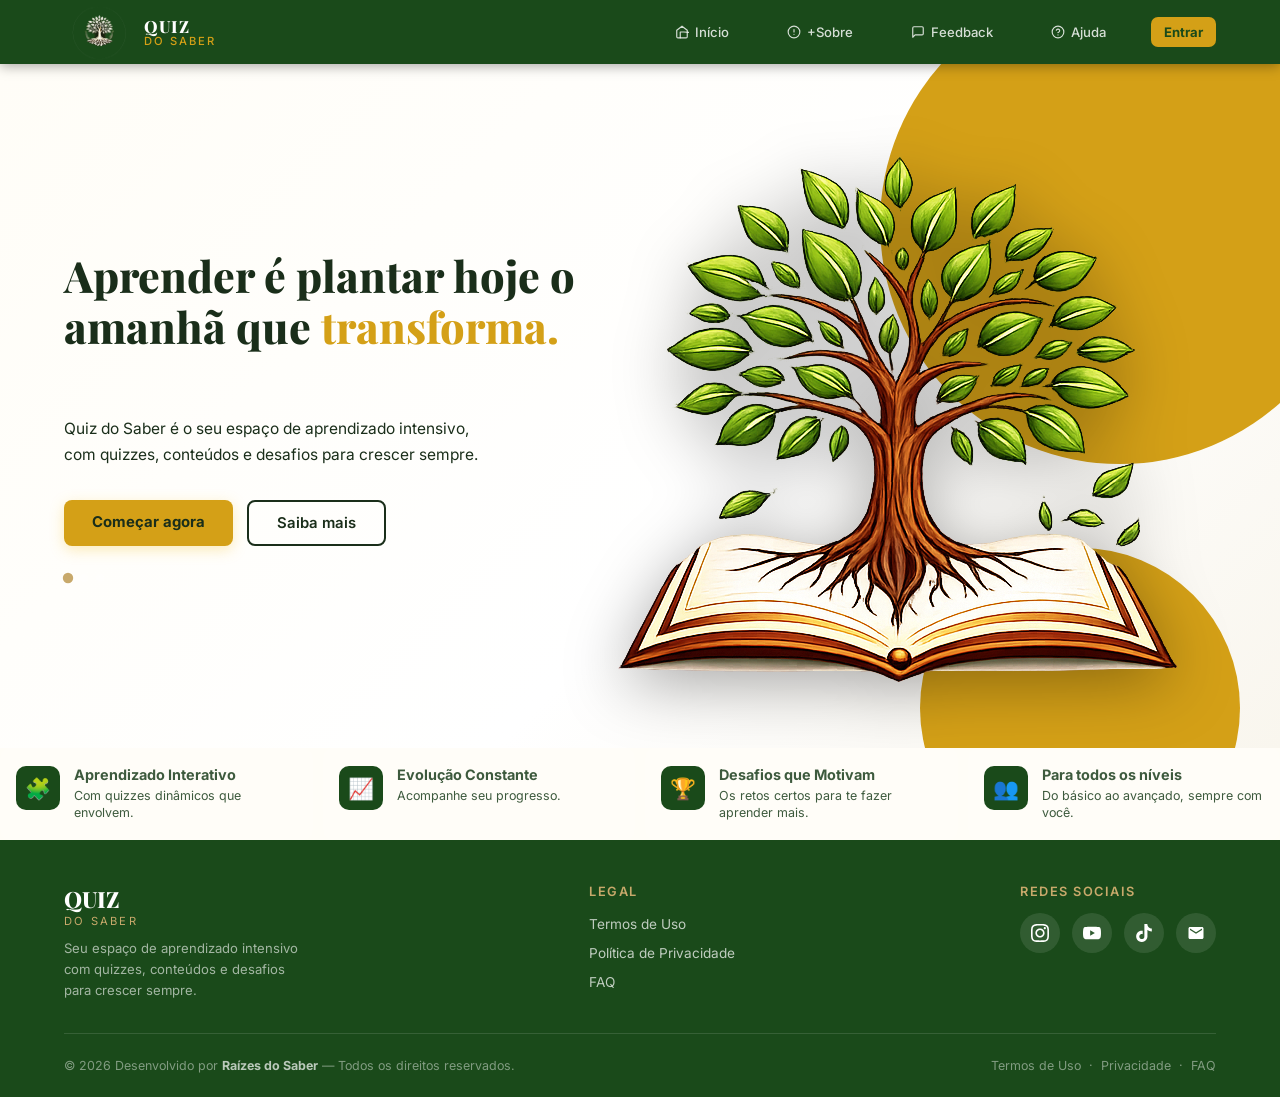
<file: index.html>
<!DOCTYPE html>
<html lang="pt-BR">
<head>
  <meta charset="UTF-8" />
  <meta name="viewport" content="width=device-width, initial-scale=1.0" />
  <title>Inicío - Quiz Do Saber</title>
  <link href="https://fonts.googleapis.com/css2?family=Playfair+Display:wght@700;800&family=Inter:wght@400;500;600&display=swap" rel="stylesheet" />

<link rel="shortcut icon" href="img/ICONE02.png" type="image/x-icon">
<link rel="stylesheet" href="css/style.css">
 
   
 
</head>
<body>

<!-- ── NAVBAR ── -->
<nav>
  <a href="#" class="nav-logo">
    
    <img src="img/ICONE01.png" alt="logo" style="width:70px ;height:70px"  >
    <div class="nav-logo-text">
      <div class="quiz">QUIZ</div>
      <div class="saber">DO SABER</div>
    </div>
  </a>

  <button class="hamburger" id="hamburger" aria-label="Menu">
  <span></span>
  <span></span>
  <span></span>
  </button>

  <ul class="nav-links" id="navLinks">
    <li><a href="index.html" onclick="fecharMenu()
    
    "> <svg width="14" height="14" viewBox="0 0 24 24" fill="none" stroke="currentColor" stroke-width="2" stroke-linecap="round" stroke-linejoin="round"><path d="M3 9l9-7 9 7v11a2 2 0 0 1-2 2H5a2 2 0 0 1-2-2z"/><polyline points="9 22 9 12 15 12 151 22"/></svg>Início</a></li>

    <li><a href="html/maisobre.html" onclick="fecharMenu()" target="_blank"> <svg width="14" height="14" viewBox="0 0 24 24" fill="none" stroke="currentColor" stroke-width="2" stroke-linecap="round" stroke-linejoin="round"><circle cx="12" cy="12" r="10"/><line x1="12" y1="8" x2="12" y2="12"/><line x1="12" y1="16" x2="12.01" y2="16"/></svg>+Sobre</a></li>

    <li><a href="html/feedback.html" onclick="fecharMenu()"> <svg width="14" height="14" viewBox="0 0 24 24" fill="none" stroke="currentColor" stroke-width="2" stroke-linecap="round" stroke-linejoin="round"><path d="M21 15a2 2 0 0 1-2 2H7l-4 4V5a2 2 0 0 1 2-2h14a2 2 0 0 1 2 2z"/></svg>Feedback</a></li>

    <li><a href="html/ajuda.html" onclick="fecharMenu()" target="_blank">  <svg width="14" height="14" viewBox="0 0 24 24" fill="none" stroke="currentColor" stroke-width="2" stroke-linecap="round" stroke-linejoin="round"><circle cx="12" cy="12" r="10"/><path d="M9.09 9a3 3 0 0 1 5.83 1c0 2-3 3-3 3"/><line x1="12" y1="17" x2="12.01" y2="17"/></svg>Ajuda</a></li>

    <li><a href="html/escolha.html" class="btn-entrar" onclick="fecharMenu()">Entrar</a></li>
  </ul>
</nav>

<!-- ── HERO ── -->
<section class="hero">
  <div class="hero-content">

    <!-- Texto permanente -->
    <div class="hero-slider" id="heroSlider">
      <div class="hero-slide active">
        <h2>Aprender é plantar hoje o amanhã que <em>transforma.</em></h2>
      </div>
      <div class="hero-slide">
        <h2>Conhecimento é a semente de um futuro <em>extraordinário.</em></h2>
      </div>
      <div class="hero-slide">
        <h2>Cada quiz é um passo rumo à sua melhor <em>versão.</em></h2>
      </div>
    </div>

    <p class="hero-p">
      Quiz do Saber é o seu espaço de aprendizado intensivo, com quizzes, conteúdos e desafios para crescer sempre.
    </p>

    <div class="hero-btns">
      <a href="html/escolha.html" class="btn-primary">Começar agora</a>
      <a href="html/saibamais.html" class="btn-outline" target="_blank">Saiba mais</a>
    </div>

    <div class="slide-dots" id="slideDots">
      <div class="dot active" data-index="0"></div>
      <div class="dot" data-index="1"></div>
      <div class="dot" data-index="2"></div>
    </div>
  </div>

  <div class="hero-image">
    
      <img src="img/ICONE02.png" alt="logo">
    </div>
  </div>
</section>

<!-- ── FEATURES BAR ── -->
<section class="features">
  <div class="features-grid">
    <div class="feature-card">
      <div class="feature-icon">🧩</div>
      <div class="feature-text">
        <div class="title">Aprendizado Interativo</div>
        <div class="desc">Com quizzes dinâmicos que envolvem.</div>
      </div>
    </div>
    <div class="feature-card">
      <div class="feature-icon">📈</div>
      <div class="feature-text">
        <div class="title">Evolução Constante</div>
        <div class="desc">Acompanhe seu progresso.</div>
      </div>
    </div>
    <div class="feature-card">
      <div class="feature-icon">🏆</div>
      <div class="feature-text">
        <div class="title">Desafios que Motivam</div>
        <div class="desc">Os retos certos para te fazer aprender mais.</div>
      </div>
    </div>
    <div class="feature-card">
      <div class="feature-icon">👥</div>
      <div class="feature-text">
        <div class="title">Para todos os níveis</div>
        <div class="desc">Do básico ao avançado, sempre com você.</div>
      </div>
    </div>
  </div>
</section>

<!-- ── FOOTER ── -->
<footer>
  <div class="footer-top">

    <div class="footer-brand">
      <div class="quiz">QUIZ</div>
      <div class="saber">DO SABER</div>
      <p>Seu espaço de aprendizado intensivo com quizzes, conteúdos e desafios para crescer sempre.</p>
    </div>

    <div class="footer-links">
      <h4>Legal</h4>
      <ul>
        <li><a href="html/termos.html" target="_blank">Termos de Uso</a></li>
        <li><a href="html/politica.html" target="_blank">Política de Privacidade</a></li>
        <li><a href="html/faq.html" target="_blank">FAQ</a></li>
      </ul>
    </div>

    

    <div class="footer-social">
      <h4>Redes Sociais</h4>
      <div class="social-icons">
        <!-- Instagram -->
        <a href="html/manutencao.html" class="social-btn" title="Instagram" target="_blank">
          <svg width="18" height="18" viewBox="0 0 24 24" fill="currentColor">
            <path d="M12 2.163c3.204 0 3.584.012 4.85.07 3.252.148 4.771 1.691 4.919 4.919.058 1.265.069 1.645.069 4.849 0 3.205-.012 3.584-.069 4.849-.149 3.225-1.664 4.771-4.919 4.919-1.266.058-1.644.07-4.85.07-3.204 0-3.584-.012-4.849-.07-3.26-.149-4.771-1.699-4.919-4.92-.058-1.265-.07-1.644-.07-4.849 0-3.204.013-3.583.07-4.849.149-3.227 1.664-4.771 4.919-4.919 1.266-.057 1.645-.069 4.849-.069zm0-2.163c-3.259 0-3.667.014-4.947.072-4.358.2-6.78 2.618-6.98 6.98-.059 1.281-.073 1.689-.073 4.948 0 3.259.014 3.668.072 4.948.2 4.358 2.618 6.78 6.98 6.98 1.281.058 1.689.072 4.948.072 3.259 0 3.668-.014 4.948-.072 4.354-.2 6.782-2.618 6.979-6.98.059-1.28.073-1.689.073-4.948 0-3.259-.014-3.667-.072-4.947-.196-4.354-2.617-6.78-6.979-6.98-1.281-.059-1.69-.073-4.949-.073zm0 5.838c-3.403 0-6.162 2.759-6.162 6.162s2.759 6.163 6.162 6.163 6.162-2.759 6.162-6.163c0-3.403-2.759-6.162-6.162-6.162zm0 10.162c-2.209 0-4-1.79-4-4 0-2.209 1.791-4 4-4s4 1.791 4 4c0 2.21-1.791 4-4 4zm6.406-11.845c-.796 0-1.441.645-1.441 1.44s.645 1.44 1.441 1.44c.795 0 1.439-.645 1.439-1.44s-.644-1.44-1.439-1.44z"/>
          </svg>
        </a>
        <!-- YouTube -->
        <a href="html/manutencao.html" class="social-btn" title="YouTube" target="_blank">
          <svg width="18" height="18" viewBox="0 0 24 24" fill="currentColor">
            <path d="M23.498 6.186a3.016 3.016 0 0 0-2.122-2.136C19.505 3.545 12 3.545 12 3.545s-7.505 0-9.377.505A3.017 3.017 0 0 0 .502 6.186C0 8.07 0 12 0 12s0 3.93.502 5.814a3.016 3.016 0 0 0 2.122 2.136c1.871.505 9.376.505 9.376.505s7.505 0 9.377-.505a3.015 3.015 0 0 0 2.122-2.136C24 15.93 24 12 24 12s0-3.93-.502-5.814zM9.545 15.568V8.432L15.818 12l-6.273 3.568z"/>
          </svg>
        </a>
        <!-- TikTok -->
        <a href="html/manutencao.html" class="social-btn" title="TikTok" target="_blank">
          <svg width="18" height="18" viewBox="0 0 24 24" fill="currentColor">
            <path d="M12.525.02c1.31-.02 2.61-.01 3.91-.02.08 1.53.63 3.09 1.75 4.17 1.12 1.11 2.7 1.62 4.24 1.79v4.03c-1.44-.05-2.89-.35-4.2-.97-.57-.26-1.1-.59-1.62-.93-.01 2.92.01 5.84-.02 8.75-.08 1.4-.54 2.79-1.35 3.94-1.31 1.92-3.58 3.17-5.91 3.21-1.43.08-2.86-.31-4.08-1.03-2.02-1.19-3.44-3.37-3.65-5.71-.02-.5-.03-1-.01-1.49.18-1.9 1.12-3.72 2.58-4.96 1.66-1.44 3.98-2.13 6.15-1.72.02 1.48-.04 2.96-.04 4.44-.99-.32-2.15-.23-3.02.37-.63.41-1.11 1.04-1.36 1.75-.21.51-.15 1.07-.14 1.61.24 1.64 1.82 3.02 3.5 2.87 1.12-.01 2.19-.66 2.77-1.61.19-.33.4-.67.41-1.06.1-1.79.06-3.57.07-5.36.01-4.03-.01-8.05.02-12.07z"/>
          </svg>
        </a>
        <!-- Email -->
        <a href="html/manutencao.html" class="social-btn" title="E-mail" target="_blank">
          <svg width="18" height="18" viewBox="0 0 24 24" fill="currentColor">
            <path d="M20 4H4c-1.1 0-1.99.9-1.99 2L2 18c0 1.1.9 2 2 2h16c1.1 0 2-.9 2-2V6c0-1.1-.9-2-2-2zm0 4l-8 5-8-5V6l8 5 8-5v2z"/>
          </svg>
        </a>
      </div>
    </div>

  </div>

  <div class="footer-bottom">
    <span>© 2026 Desenvolvido por <strong style="color:rgba(255,255,255,.7)">Raízes do Saber</strong> — Todos os direitos reservados.</span>
    <span>
      <a href="html/termos.html" target="_blank">Termos de Uso</a> &nbsp;·&nbsp;
      <a href="html/politica.html" target="_blank">Privacidade</a> &nbsp;·&nbsp;
      <a href="html/faq.html" target="_blank">FAQ</a>
    </span>
  </div>
</footer>

<script src="javascript/script.js"></script>


</body>
</html>
</file>
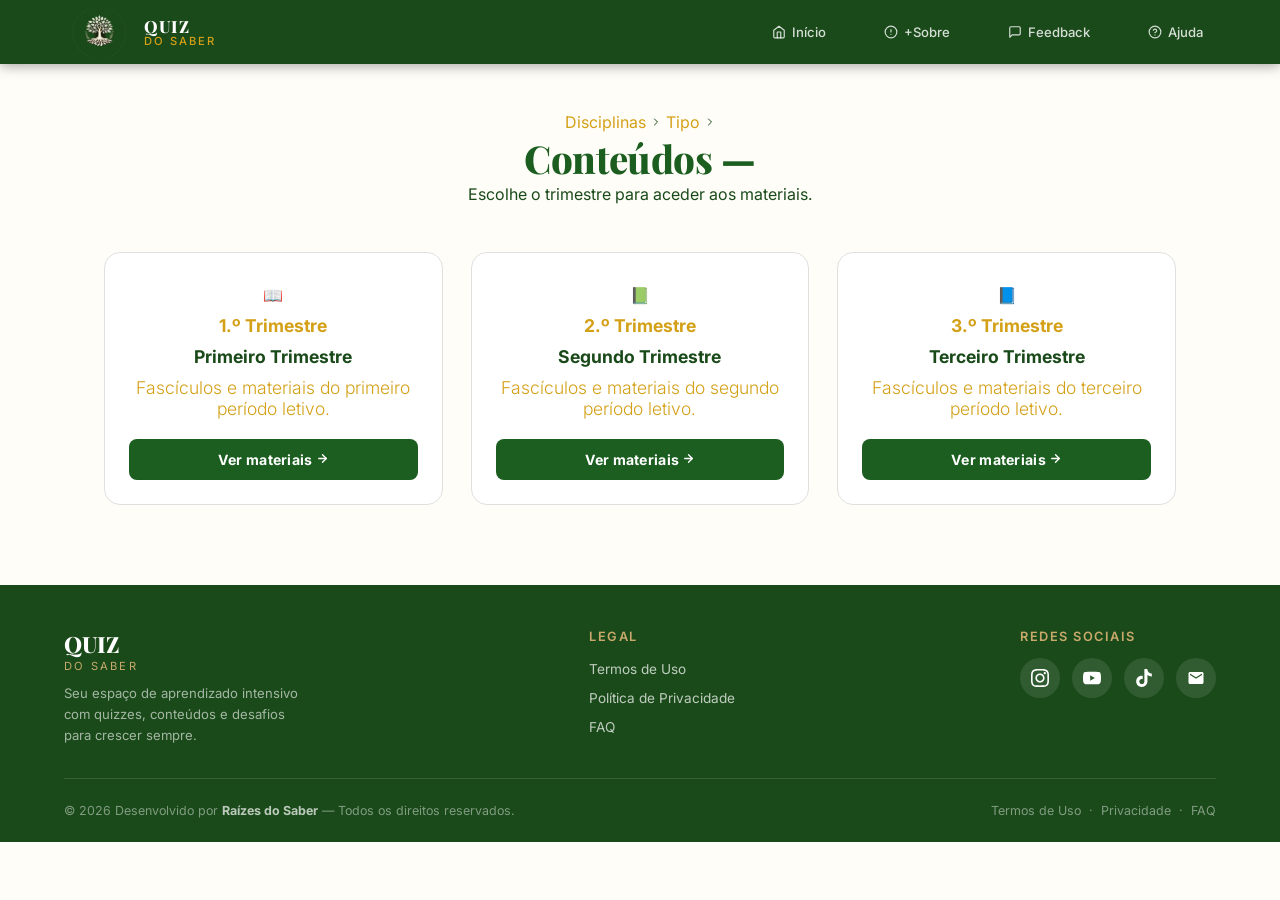
<file: html/conteudos.html>
<!DOCTYPE html>
<html lang="pt-BR">
<head>
  <meta charset="UTF-8" />
  <meta name="viewport" content="width=device-width, initial-scale=1.0" />
  <title>Conteúdo — Quiz do Saber</title>
  <link href="https://fonts.googleapis.com/css2?family=Playfair+Display:wght@700;800&family=Inter:wght@400;500;600;700&display=swap" rel="stylesheet" />
  <link rel="stylesheet" href="../css/escolha.css">
  <link rel="shortcut icon" href="../img/ICONE02.png" type="image/x-icon">
  <style>

  </style>
</head>
<body>

<!-- Barra De Navegacao -->
<nav>
  <a href="../index.html" class="nav-logo">
  <img src="../img/ICONE01.png" alt="logo" style="width:70px ;height:70px"  >
    <div class="nav-logo-text">
      <div class="quiz">QUIZ</div>
      <div class="saber">DO SABER</div>
    </div>
  </a>

  <button class="hamburger" id="hamburger" aria-label="Menu">
    <span></span><span></span><span></span>
  </button>

  <ul class="nav-links" id="navLinks">
    <li>
      <a href="../index.html" onclick="fecharMenu()">
        <svg width="14" height="14" viewBox="0 0 24 24" fill="none" stroke="currentColor" stroke-width="2" stroke-linecap="round" stroke-linejoin="round"><path d="M3 9l9-7 9 7v11a2 2 0 0 1-2 2H5a2 2 0 0 1-2-2z"/><polyline points="9 22 9 12 15 12 15 22"/></svg>
        Início
      </a>
    </li>
    <li>
      <a href="maisobre.html" onclick="fecharMenu()" target="_blank">
        <svg width="14" height="14" viewBox="0 0 24 24" fill="none" stroke="currentColor" stroke-width="2" stroke-linecap="round" stroke-linejoin="round"><circle cx="12" cy="12" r="10"/><line x1="12" y1="8" x2="12" y2="12"/><line x1="12" y1="16" x2="12.01" y2="16"/></svg>
        +Sobre
      </a>
    </li>
    <li>
      <a href="feedback.html" onclick="fecharMenu()" target="_blank">
        <svg width="14" height="14" viewBox="0 0 24 24" fill="none" stroke="currentColor" stroke-width="2" stroke-linecap="round" stroke-linejoin="round"><path d="M21 15a2 2 0 0 1-2 2H7l-4 4V5a2 2 0 0 1 2-2h14a2 2 0 0 1 2 2z"/></svg>
        Feedback
      </a>
    </li>
    <li>
      <a href="ajuda.html" onclick="fecharMenu()" target="_blank">
        <svg width="14" height="14" viewBox="0 0 24 24" fill="none" stroke="currentColor" stroke-width="2" stroke-linecap="round" stroke-linejoin="round"><circle cx="12" cy="12" r="10"/><path d="M9.09 9a3 3 0 0 1 5.83 1c0 2-3 3-3 3"/><line x1="12" y1="17" x2="12.01" y2="17"/></svg>
        Ajuda
      </a>
    </li>
  </ul>
</nav>


<main>
  <div class="page-header">
    <div class="breadcrumb">
      <a href="escolha.html">Disciplinas</a>
      <svg width="12" height="12" viewBox="0 0 24 24" fill="none" stroke="currentColor" stroke-width="2" stroke-linecap="round" stroke-linejoin="round"><polyline points="9 18 15 12 9 6"/></svg>
      <a href="#" id="bc-tipo" onclick="history.back(); return false;">Tipo</a>
      <svg width="12" height="12" viewBox="0 0 24 24" fill="none" stroke="currentColor" stroke-width="2" stroke-linecap="round" stroke-linejoin="round"><polyline points="9 18 15 12 9 6"/></svg>
      <span id="bc-disciplina">—</span>
    </div>
    <h1 id="titulo">Conteúdos</h1>
    <p>Escolhe o trimestre para aceder aos materiais.</p>
    <div class="divider"></div>
  </div>

  <div class="grid">

    <a class="card" id="card-t1" href="#">
      <div class="card-icon">📖</div>
      <div class="card-num">1.º Trimestre</div>
      <div class="card-name">Primeiro Trimestre</div>
      <div class="card-desc">Fascículos e materiais do primeiro período letivo.</div>
      <span class="btn-explorar">
        Ver materiais
        <svg width="13" height="13" viewBox="0 0 24 24" fill="none" stroke="currentColor" stroke-width="2.5" stroke-linecap="round" stroke-linejoin="round"><line x1="5" y1="12" x2="19" y2="12"/><polyline points="12 5 19 12 12 19"/></svg>
      </span>
    </a>

    <a class="card" id="card-t2" href="#">
      <div class="card-icon">📗</div>
      <div class="card-num">2.º Trimestre</div>
      <div class="card-name">Segundo Trimestre</div>
      <div class="card-desc">Fascículos e materiais do segundo período letivo.</div>
      <span class="btn-explorar">
        Ver materiais
        <svg width="13" height="13" viewBox="0 0 24 24" fill="none" stroke="currentColor" stroke-width="2.5" stroke-linecap="round" stroke-linejoin="round"><line x1="5" y1="12" x2="19" y2="12"/><polyline points="12 5 19 12 12 19"/></svg>
      </span>
    </a>

    <a class="card" id="card-t3" href="#">
      <div class="card-icon">📘</div>
      <div class="card-num">3.º Trimestre</div>
      <div class="card-name">Terceiro Trimestre</div>
      <div class="card-desc">Fascículos e materiais do terceiro período letivo.</div>
      <span class="btn-explorar">
        Ver materiais
        <svg width="13" height="13" viewBox="0 0 24 24" fill="none" stroke="currentColor" stroke-width="2.5" stroke-linecap="round" stroke-linejoin="round"><line x1="5" y1="12" x2="19" y2="12"/><polyline points="12 5 19 12 12 19"/></svg>
      </span>
    </a>

  </div>
</main>

<!--  FOOTER  -->
<footer>
  <div class="footer-top">

    <div class="footer-brand">
      <div class="quiz">QUIZ</div>
      <div class="saber">DO SABER</div>
      <p>Seu espaço de aprendizado intensivo com quizzes, conteúdos e desafios para crescer sempre.</p>
    </div>

    <div class="footer-links">
      <h4>Legal</h4>
      <ul>
        <li><a href="termos.html" target="_blank">Termos de Uso</a></li>
        <li><a href="politica.html" target="_blank">Política de Privacidade</a></li>
        <li><a href="faq.html" target="_blank">FAQ</a></li>
      </ul>
    </div>

    

    <div class="footer-social">
      <h4>Redes Sociais</h4>
      <div class="social-icons">
        <!-- Instagram -->
        <a href="manutencao.html" class="social-btn" title="Instagram" target="_blank">
          <svg width="18" height="18" viewBox="0 0 24 24" fill="currentColor">
            <path d="M12 2.163c3.204 0 3.584.012 4.85.07 3.252.148 4.771 1.691 4.919 4.919.058 1.265.069 1.645.069 4.849 0 3.205-.012 3.584-.069 4.849-.149 3.225-1.664 4.771-4.919 4.919-1.266.058-1.644.07-4.85.07-3.204 0-3.584-.012-4.849-.07-3.26-.149-4.771-1.699-4.919-4.92-.058-1.265-.07-1.644-.07-4.849 0-3.204.013-3.583.07-4.849.149-3.227 1.664-4.771 4.919-4.919 1.266-.057 1.645-.069 4.849-.069zm0-2.163c-3.259 0-3.667.014-4.947.072-4.358.2-6.78 2.618-6.98 6.98-.059 1.281-.073 1.689-.073 4.948 0 3.259.014 3.668.072 4.948.2 4.358 2.618 6.78 6.98 6.98 1.281.058 1.689.072 4.948.072 3.259 0 3.668-.014 4.948-.072 4.354-.2 6.782-2.618 6.979-6.98.059-1.28.073-1.689.073-4.948 0-3.259-.014-3.667-.072-4.947-.196-4.354-2.617-6.78-6.979-6.98-1.281-.059-1.69-.073-4.949-.073zm0 5.838c-3.403 0-6.162 2.759-6.162 6.162s2.759 6.163 6.162 6.163 6.162-2.759 6.162-6.163c0-3.403-2.759-6.162-6.162-6.162zm0 10.162c-2.209 0-4-1.79-4-4 0-2.209 1.791-4 4-4s4 1.791 4 4c0 2.21-1.791 4-4 4zm6.406-11.845c-.796 0-1.441.645-1.441 1.44s.645 1.44 1.441 1.44c.795 0 1.439-.645 1.439-1.44s-.644-1.44-1.439-1.44z"/>
          </svg>
        </a>
        <!-- YouTube -->
        <a href="manutencao.html" class="social-btn" title="YouTube" target="_blank">
          <svg width="18" height="18" viewBox="0 0 24 24" fill="currentColor">
            <path d="M23.498 6.186a3.016 3.016 0 0 0-2.122-2.136C19.505 3.545 12 3.545 12 3.545s-7.505 0-9.377.505A3.017 3.017 0 0 0 .502 6.186C0 8.07 0 12 0 12s0 3.93.502 5.814a3.016 3.016 0 0 0 2.122 2.136c1.871.505 9.376.505 9.376.505s7.505 0 9.377-.505a3.015 3.015 0 0 0 2.122-2.136C24 15.93 24 12 24 12s0-3.93-.502-5.814zM9.545 15.568V8.432L15.818 12l-6.273 3.568z"/>
          </svg>
        </a>
        <!-- TikTok -->
        <a href="manutencao.html" class="social-btn" title="TikTok" target="_blank">
          <svg width="18" height="18" viewBox="0 0 24 24" fill="currentColor">
            <path d="M12.525.02c1.31-.02 2.61-.01 3.91-.02.08 1.53.63 3.09 1.75 4.17 1.12 1.11 2.7 1.62 4.24 1.79v4.03c-1.44-.05-2.89-.35-4.2-.97-.57-.26-1.1-.59-1.62-.93-.01 2.92.01 5.84-.02 8.75-.08 1.4-.54 2.79-1.35 3.94-1.31 1.92-3.58 3.17-5.91 3.21-1.43.08-2.86-.31-4.08-1.03-2.02-1.19-3.44-3.37-3.65-5.71-.02-.5-.03-1-.01-1.49.18-1.9 1.12-3.72 2.58-4.96 1.66-1.44 3.98-2.13 6.15-1.72.02 1.48-.04 2.96-.04 4.44-.99-.32-2.15-.23-3.02.37-.63.41-1.11 1.04-1.36 1.75-.21.51-.15 1.07-.14 1.61.24 1.64 1.82 3.02 3.5 2.87 1.12-.01 2.19-.66 2.77-1.61.19-.33.4-.67.41-1.06.1-1.79.06-3.57.07-5.36.01-4.03-.01-8.05.02-12.07z"/>
          </svg>
        </a>
        <!-- Email -->
        <a href="manutencao.html" class="social-btn" title="E-mail" target="_blank">
          <svg width="18" height="18" viewBox="0 0 24 24" fill="currentColor">
            <path d="M20 4H4c-1.1 0-1.99.9-1.99 2L2 18c0 1.1.9 2 2 2h16c1.1 0 2-.9 2-2V6c0-1.1-.9-2-2-2zm0 4l-8 5-8-5V6l8 5 8-5v2z"/>
          </svg>
        </a>
      </div>
    </div>

  </div>

  <div class="footer-bottom">
    <span>© 2026 Desenvolvido por <strong style="color:rgba(255,255,255,.7)">Raízes do Saber</strong> — Todos os direitos reservados.</span>
    <span>
      <a href="termos.html" target="_blank">Termos de Uso</a> &nbsp;·&nbsp;
      <a href="politica.html" target="_blank">Privacidade</a> &nbsp;·&nbsp;
      <a href="faq.html" target="_blank">FAQ</a>
    </span>
  </div>
</footer>

<script src="../javascript/script.js"></script>

</body>
</html>
</file>
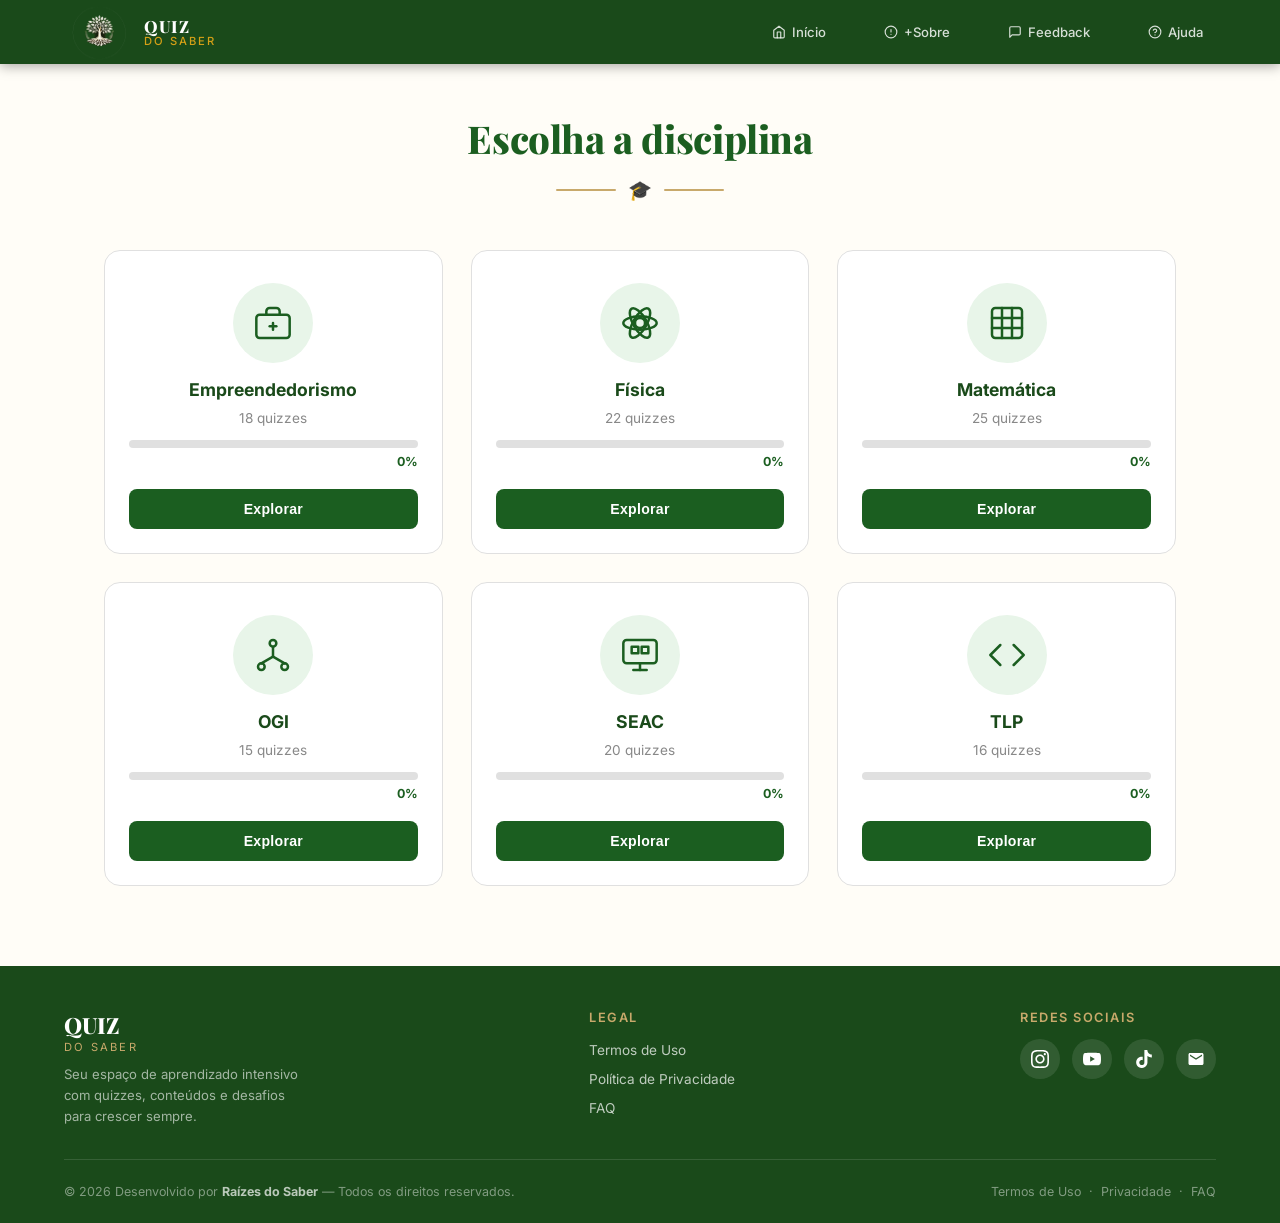
<file: html/escolha.html>
<!DOCTYPE html>
<html lang="pt-BR">
<head>
  <meta charset="UTF-8" />
  <meta name="viewport" content="width=device-width, initial-scale=1.0" />
  <title>Escolha — Quiz do Saber</title>
  <link href="https://fonts.googleapis.com/css2?family=Playfair+Display:wght@700;800&family=Inter:wght@400;500;600;700&display=swap" rel="stylesheet" />

  <link rel="shortcut icon" href="../img/ICONE02.png" type="image/x-icon">
  <link rel="stylesheet" href="../css/escolha.css">
</head>
<body>

<!-- Barra De Navegacao -->
<nav>
  <a href="../index.html" class="nav-logo">
  <img src="../img/ICONE01.png" alt="logo" style="width:70px ;height:70px"  >
    <div class="nav-logo-text">
      <div class="quiz">QUIZ</div>
      <div class="saber">DO SABER</div>
    </div>
  </a>

  <button class="hamburger" id="hamburger" aria-label="Menu">
    <span></span><span></span><span></span>
  </button>

  <ul class="nav-links" id="navLinks">
    <li>
      <a href="../index.html" onclick="fecharMenu()">
        <svg width="14" height="14" viewBox="0 0 24 24" fill="none" stroke="currentColor" stroke-width="2" stroke-linecap="round" stroke-linejoin="round"><path d="M3 9l9-7 9 7v11a2 2 0 0 1-2 2H5a2 2 0 0 1-2-2z"/><polyline points="9 22 9 12 15 12 15 22"/></svg>
        Início
      </a>
    </li>
    <li>
      <a href="maisobre.html" onclick="fecharMenu()" target="_blank">
        <svg width="14" height="14" viewBox="0 0 24 24" fill="none" stroke="currentColor" stroke-width="2" stroke-linecap="round" stroke-linejoin="round"><circle cx="12" cy="12" r="10"/><line x1="12" y1="8" x2="12" y2="12"/><line x1="12" y1="16" x2="12.01" y2="16"/></svg>
        +Sobre
      </a>
    </li>
    <li>
      <a href="feedback.html" onclick="fecharMenu()">
        <svg width="14" height="14" viewBox="0 0 24 24" fill="none" stroke="currentColor" stroke-width="2" stroke-linecap="round" stroke-linejoin="round"><path d="M21 15a2 2 0 0 1-2 2H7l-4 4V5a2 2 0 0 1 2-2h14a2 2 0 0 1 2 2z"/></svg>
        Feedback
      </a>
    </li>
    <li>
      <a href="ajuda.html" onclick="fecharMenu()" target="_blank">
        <svg width="14" height="14" viewBox="0 0 24 24" fill="none" stroke="currentColor" stroke-width="2" stroke-linecap="round" stroke-linejoin="round"><circle cx="12" cy="12" r="10"/><path d="M9.09 9a3 3 0 0 1 5.83 1c0 2-3 3-3 3"/><line x1="12" y1="17" x2="12.01" y2="17"/></svg>
        Ajuda
      </a>
    </li>
  </ul>
</nav>

<!-- Conteudo principal-->
<main>
  <div class="page-header">
    <h1>Escolha a disciplina</h1>
    <div class="header-divider"><span class="divider-icon">🎓</span></div>
  </div>

  <div class="grid">

    <!-- Empreendedorismo -->
    <div class="card" onclick="explorar('empreendedorismo')">
      <div class="card-icon-wrap">
        <svg viewBox="0 0 24 24" fill="none" stroke="currentColor" stroke-width="1.5" stroke-linecap="round" stroke-linejoin="round"><rect x="2" y="7" width="20" height="14" rx="2"/><path d="M16 7V5a2 2 0 0 0-2-2h-4a2 2 0 0 0-2 2v2"/><line x1="12" y1="12" x2="12" y2="16"/><line x1="10" y1="14" x2="14" y2="14"/></svg>
      </div>
      <div class="card-name">Empreendedorismo</div>
      <div class="card-meta">18 quizzes</div>
      <div class="progress-bar"><div class="progress-fill" id="fill-empreendedorismo"></div></div>
      <div class="progress-pct" id="pct-empreendedorismo">0%</div>
      <span class="progress-hint" id="hint-empreendedorismo" style="display:none"></span>
      <button class="btn-explorar" onclick="event.stopPropagation();explorar('empreendedorismo')">Explorar</button>
    </div>

    <!-- Física -->
    <div class="card" onclick="explorar('fisica')">
      <div class="card-icon-wrap">
        <svg viewBox="0 0 24 24" fill="none" stroke="currentColor" stroke-width="1.5" stroke-linecap="round" stroke-linejoin="round"><circle cx="12" cy="12" r="3"/><ellipse cx="12" cy="12" rx="10" ry="4"/><ellipse cx="12" cy="12" rx="10" ry="4" transform="rotate(60 12 12)"/><ellipse cx="12" cy="12" rx="10" ry="4" transform="rotate(120 12 12)"/></svg>
      </div>
      <div class="card-name">Física</div>
      <div class="card-meta">22 quizzes</div>
      <div class="progress-bar"><div class="progress-fill" id="fill-fisica"></div></div>
      <div class="progress-pct" id="pct-fisica">0%</div>
      <span class="progress-hint" id="hint-fisica" style="display:none"></span>
      <button class="btn-explorar" onclick="event.stopPropagation();explorar('fisica')">Explorar</button>
    </div>

    <!-- Matemática -->
    <div class="card" onclick="explorar('matematica')">
      <div class="card-icon-wrap">
        <svg viewBox="0 0 24 24" fill="none" stroke="currentColor" stroke-width="1.5" stroke-linecap="round" stroke-linejoin="round"><rect x="3" y="3" width="18" height="18" rx="2"/><line x1="3" y1="9" x2="21" y2="9"/><line x1="3" y1="15" x2="21" y2="15"/><line x1="9" y1="3" x2="9" y2="21"/><line x1="15" y1="3" x2="15" y2="21"/></svg>
      </div>
      <div class="card-name">Matemática</div>
      <div class="card-meta">25 quizzes</div>
      <div class="progress-bar"><div class="progress-fill" id="fill-matematica"></div></div>
      <div class="progress-pct" id="pct-matematica">0%</div>
      <span class="progress-hint" id="hint-matematica" style="display:none"></span>
      <button class="btn-explorar" onclick="event.stopPropagation();explorar('matematica')">Explorar</button>
    </div>

    <!-- OGI -->
    <div class="card" data-tooltip="Organização e Gestão Empresarial" onclick="explorar('ogi')">
      <div class="card-icon-wrap">
        <svg viewBox="0 0 24 24" fill="none" stroke="currentColor" stroke-width="1.5" stroke-linecap="round" stroke-linejoin="round"><circle cx="12" cy="5" r="2"/><circle cx="5" cy="19" r="2"/><circle cx="19" cy="19" r="2"/><line x1="12" y1="7" x2="12" y2="13"/><line x1="12" y1="13" x2="5" y2="17"/><line x1="12" y1="13" x2="19" y2="17"/></svg>
      </div>
      <div class="card-name">OGI</div>
      <div class="card-meta">15 quizzes</div>
      <div class="progress-bar"><div class="progress-fill" id="fill-ogi"></div></div>
      <div class="progress-pct" id="pct-ogi">0%</div>
      <span class="progress-hint" id="hint-ogi" style="display:none"></span>
      <button class="btn-explorar" onclick="event.stopPropagation();explorar('ogi')">Explorar</button>
    </div>

    <!-- SEAC -->
    <div class="card" data-tooltip="Sistemas de Exploração e Arquitectura de Computadores" onclick="explorar('seac')">
      <div class="card-icon-wrap">
        <svg viewBox="0 0 24 24" fill="none" stroke="currentColor" stroke-width="1.5" stroke-linecap="round" stroke-linejoin="round"><rect x="2" y="3" width="20" height="14" rx="2"/><line x1="8" y1="21" x2="16" y2="21"/><line x1="12" y1="17" x2="12" y2="21"/><rect x="7" y="7" width="4" height="4"/><rect x="13" y="7" width="4" height="4"/></svg>
      </div>
      <div class="card-name">SEAC</div>
      <div class="card-meta">20 quizzes</div>
      <div class="progress-bar"><div class="progress-fill" id="fill-seac"></div></div>
      <div class="progress-pct" id="pct-seac">0%</div>
      <span class="progress-hint" id="hint-seac" style="display:none"></span>
      <button class="btn-explorar" onclick="event.stopPropagation();explorar('seac')">Explorar</button>
    </div>

    <!-- TLP -->
    <div class="card" data-tooltip="Técnicas de Linguagem de Programação" onclick="explorar('tlp')">
      <div class="card-icon-wrap">
        <svg viewBox="0 0 24 24" fill="none" stroke="currentColor" stroke-width="1.5" stroke-linecap="round" stroke-linejoin="round"><polyline points="16 18 22 12 16 6"/><polyline points="8 6 2 12 8 18"/></svg>
      </div>
      <div class="card-name">TLP</div>
      <div class="card-meta">16 quizzes</div>
      <div class="progress-bar"><div class="progress-fill" id="fill-tlp"></div></div>
      <div class="progress-pct" id="pct-tlp">0%</div>
      <span class="progress-hint" id="hint-tlp" style="display:none"></span>
      <button class="btn-explorar" onclick="event.stopPropagation();explorar('tlp')">Explorar</button>
    </div>

  </div>
</main>

<!--  FOOTER  -->
<footer>
  <div class="footer-top">

    <div class="footer-brand">
      <div class="quiz">QUIZ</div>
      <div class="saber">DO SABER</div>
      <p>Seu espaço de aprendizado intensivo com quizzes, conteúdos e desafios para crescer sempre.</p>
    </div>

    <div class="footer-links">
      <h4>Legal</h4>
      <ul>
        <li><a href="termos.html" target="_blank">Termos de Uso</a></li>
        <li><a href="politica.html" target="_blank">Política de Privacidade</a></li>
        <li><a href="faq.html" target="_blank">FAQ</a></li>
      </ul>
    </div>

    

    <div class="footer-social">
      <h4>Redes Sociais</h4>
      <div class="social-icons">
        <!-- Instagram -->
        <a href="manutencao.html" class="social-btn" title="Instagram" target="_blank">
          <svg width="18" height="18" viewBox="0 0 24 24" fill="currentColor">
            <path d="M12 2.163c3.204 0 3.584.012 4.85.07 3.252.148 4.771 1.691 4.919 4.919.058 1.265.069 1.645.069 4.849 0 3.205-.012 3.584-.069 4.849-.149 3.225-1.664 4.771-4.919 4.919-1.266.058-1.644.07-4.85.07-3.204 0-3.584-.012-4.849-.07-3.26-.149-4.771-1.699-4.919-4.92-.058-1.265-.07-1.644-.07-4.849 0-3.204.013-3.583.07-4.849.149-3.227 1.664-4.771 4.919-4.919 1.266-.057 1.645-.069 4.849-.069zm0-2.163c-3.259 0-3.667.014-4.947.072-4.358.2-6.78 2.618-6.98 6.98-.059 1.281-.073 1.689-.073 4.948 0 3.259.014 3.668.072 4.948.2 4.358 2.618 6.78 6.98 6.98 1.281.058 1.689.072 4.948.072 3.259 0 3.668-.014 4.948-.072 4.354-.2 6.782-2.618 6.979-6.98.059-1.28.073-1.689.073-4.948 0-3.259-.014-3.667-.072-4.947-.196-4.354-2.617-6.78-6.979-6.98-1.281-.059-1.69-.073-4.949-.073zm0 5.838c-3.403 0-6.162 2.759-6.162 6.162s2.759 6.163 6.162 6.163 6.162-2.759 6.162-6.163c0-3.403-2.759-6.162-6.162-6.162zm0 10.162c-2.209 0-4-1.79-4-4 0-2.209 1.791-4 4-4s4 1.791 4 4c0 2.21-1.791 4-4 4zm6.406-11.845c-.796 0-1.441.645-1.441 1.44s.645 1.44 1.441 1.44c.795 0 1.439-.645 1.439-1.44s-.644-1.44-1.439-1.44z"/>
          </svg>
        </a>
        <!-- YouTube -->
        <a href="manutencao.html" class="social-btn" title="YouTube" target="_blank">
          <svg width="18" height="18" viewBox="0 0 24 24" fill="currentColor">
            <path d="M23.498 6.186a3.016 3.016 0 0 0-2.122-2.136C19.505 3.545 12 3.545 12 3.545s-7.505 0-9.377.505A3.017 3.017 0 0 0 .502 6.186C0 8.07 0 12 0 12s0 3.93.502 5.814a3.016 3.016 0 0 0 2.122 2.136c1.871.505 9.376.505 9.376.505s7.505 0 9.377-.505a3.015 3.015 0 0 0 2.122-2.136C24 15.93 24 12 24 12s0-3.93-.502-5.814zM9.545 15.568V8.432L15.818 12l-6.273 3.568z"/>
          </svg>
        </a>
        <!-- TikTok -->
        <a href="manutencao.html" class="social-btn" title="TikTok" target="_blank">
          <svg width="18" height="18" viewBox="0 0 24 24" fill="currentColor">
            <path d="M12.525.02c1.31-.02 2.61-.01 3.91-.02.08 1.53.63 3.09 1.75 4.17 1.12 1.11 2.7 1.62 4.24 1.79v4.03c-1.44-.05-2.89-.35-4.2-.97-.57-.26-1.1-.59-1.62-.93-.01 2.92.01 5.84-.02 8.75-.08 1.4-.54 2.79-1.35 3.94-1.31 1.92-3.58 3.17-5.91 3.21-1.43.08-2.86-.31-4.08-1.03-2.02-1.19-3.44-3.37-3.65-5.71-.02-.5-.03-1-.01-1.49.18-1.9 1.12-3.72 2.58-4.96 1.66-1.44 3.98-2.13 6.15-1.72.02 1.48-.04 2.96-.04 4.44-.99-.32-2.15-.23-3.02.37-.63.41-1.11 1.04-1.36 1.75-.21.51-.15 1.07-.14 1.61.24 1.64 1.82 3.02 3.5 2.87 1.12-.01 2.19-.66 2.77-1.61.19-.33.4-.67.41-1.06.1-1.79.06-3.57.07-5.36.01-4.03-.01-8.05.02-12.07z"/>
          </svg>
        </a>
        <!-- Email -->
        <a href="manutencao.html" class="social-btn" title="E-mail" target="_blank">
          <svg width="18" height="18" viewBox="0 0 24 24" fill="currentColor">
            <path d="M20 4H4c-1.1 0-1.99.9-1.99 2L2 18c0 1.1.9 2 2 2h16c1.1 0 2-.9 2-2V6c0-1.1-.9-2-2-2zm0 4l-8 5-8-5V6l8 5 8-5v2z"/>
          </svg>
        </a>
      </div>
    </div>

  </div>

  <div class="footer-bottom">
    <span>© 2026 Desenvolvido por <strong style="color:rgba(255,255,255,.7)">Raízes do Saber</strong> — Todos os direitos reservados.</span>
    <span>
      <a href="termos.html" target="_blank">Termos de Uso</a> &nbsp;·&nbsp;
      <a href="politica.html" target="_blank">Privacidade</a> &nbsp;·&nbsp;
      <a href="faq.html" target="_blank">FAQ</a>
    </span>
  </div>
</footer>

<script src="../javascript/script.js"></script>

</body>
</html>
</file>
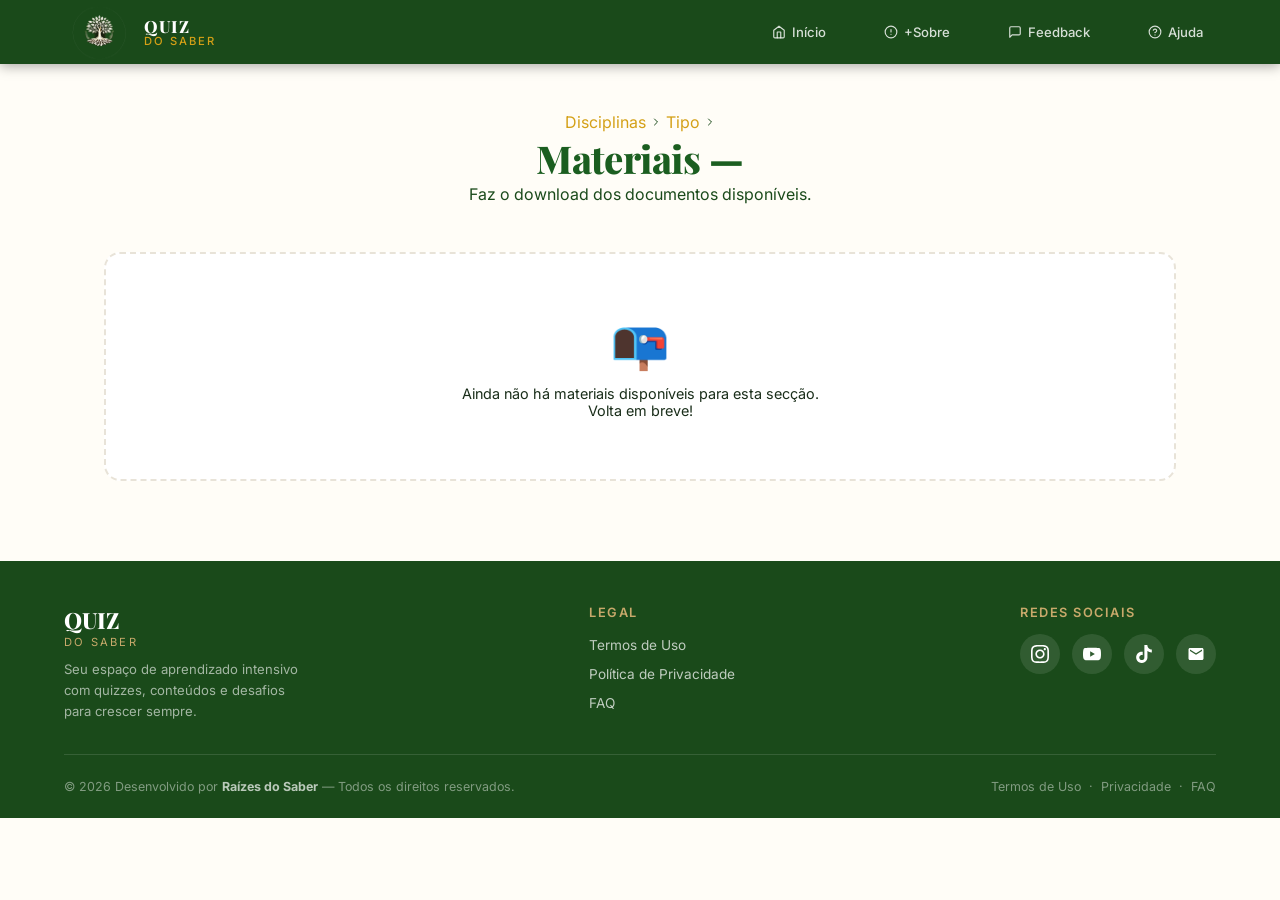
<file: html/pdfs.html>
<!DOCTYPE html>
<html lang="pt-BR">
<head>
  <meta charset="UTF-8" />
  <meta name="viewport" content="width=device-width, initial-scale=1.0" />
  <title>Materiais — Quiz do Saber</title>
  <link href="https://fonts.googleapis.com/css2?family=Playfair+Display:wght@700;800&family=Inter:wght@400;500;600;700&display=swap" rel="stylesheet" />
  <link rel="stylesheet" href="../css/escolha.css">
  <link rel="shortcut icon" href="../img/ICONE02.png" type="image/x-icon">
  <style>
   
  </style>
</head>
<body>

<!-- Barra De Navegacao -->
<nav>
  <a href="../index.html" class="nav-logo">
  <img src="../img/ICONE01.png" alt="logo" style="width:70px ;height:70px"  >
    <div class="nav-logo-text">
      <div class="quiz">QUIZ</div>
      <div class="saber">DO SABER</div>
    </div>
  </a>

  <button class="hamburger" id="hamburger" aria-label="Menu">
    <span></span><span></span><span></span>
  </button>

  <ul class="nav-links" id="navLinks">
    <li>
      <a href="../index.html" onclick="fecharMenu()">
        <svg width="14" height="14" viewBox="0 0 24 24" fill="none" stroke="currentColor" stroke-width="2" stroke-linecap="round" stroke-linejoin="round"><path d="M3 9l9-7 9 7v11a2 2 0 0 1-2 2H5a2 2 0 0 1-2-2z"/><polyline points="9 22 9 12 15 12 15 22"/></svg>
        Início
      </a>
    </li>
    <li>
      <a href="maisobre.html" onclick="fecharMenu()" target="_blank">
        <svg width="14" height="14" viewBox="0 0 24 24" fill="none" stroke="currentColor" stroke-width="2" stroke-linecap="round" stroke-linejoin="round"><circle cx="12" cy="12" r="10"/><line x1="12" y1="8" x2="12" y2="12"/><line x1="12" y1="16" x2="12.01" y2="16"/></svg>
        +Sobre
      </a>
    </li>
    <li>
      <a href="feedback.html" onclick="fecharMenu()" target="_blank">
        <svg width="14" height="14" viewBox="0 0 24 24" fill="none" stroke="currentColor" stroke-width="2" stroke-linecap="round" stroke-linejoin="round"><path d="M21 15a2 2 0 0 1-2 2H7l-4 4V5a2 2 0 0 1 2-2h14a2 2 0 0 1 2 2z"/></svg>
        Feedback
      </a>
    </li>
    <li>
      <a href="ajuda.html" onclick="fecharMenu()" target="_blank">
        <svg width="14" height="14" viewBox="0 0 24 24" fill="none" stroke="currentColor" stroke-width="2" stroke-linecap="round" stroke-linejoin="round"><circle cx="12" cy="12" r="10"/><path d="M9.09 9a3 3 0 0 1 5.83 1c0 2-3 3-3 3"/><line x1="12" y1="17" x2="12.01" y2="17"/></svg>
        Ajuda
      </a>
    </li>
  </ul>
</nav>


<main>
  <div class="page-header">
    <div class="breadcrumb">
      <a href="escolha.html">Disciplinas</a>
      <svg width="12" height="12" viewBox="0 0 24 24" fill="none" stroke="currentColor" stroke-width="2" stroke-linecap="round" stroke-linejoin="round"><polyline points="9 18 15 12 9 6"/></svg>
      <a href="#" id="bc-tipo" onclick="history.back(); return false;">Tipo</a>
      <svg width="12" height="12" viewBox="0 0 24 24" fill="none" stroke="currentColor" stroke-width="2" stroke-linecap="round" stroke-linejoin="round"><polyline points="9 18 15 12 9 6"/></svg>
      <span id="bc-disciplina">—</span>
      <span id="bc-trimestre-wrap">
        <svg width="12" height="12" viewBox="0 0 24 24" fill="none" stroke="currentColor" stroke-width="2" stroke-linecap="round" stroke-linejoin="round"><polyline points="9 18 15 12 9 6"/></svg>
        <span id="bc-trimestre"></span>
      </span>
    </div>
    <h1 id="titulo">Materiais</h1>
    <p id="subtitulo">Faz o download dos documentos disponíveis.</p>
    <div class="divider"></div>
  </div>

  <div class="pdf-list" id="pdfList">
    <!-- preenchido pelo JS -->
  </div>
</main>
<!--  FOOTER  -->
<footer>
  <div class="footer-top">

    <div class="footer-brand">
      <div class="quiz">QUIZ</div>
      <div class="saber">DO SABER</div>
      <p>Seu espaço de aprendizado intensivo com quizzes, conteúdos e desafios para crescer sempre.</p>
    </div>

    <div class="footer-links">
      <h4>Legal</h4>
      <ul>
        <li><a href="termos.html" target="_blank">Termos de Uso</a></li>
        <li><a href="politica.html" target="_blank">Política de Privacidade</a></li>
        <li><a href="faq.html" target="_blank">FAQ</a></li>
      </ul>
    </div>

    

    <div class="footer-social">
      <h4>Redes Sociais</h4>
      <div class="social-icons">
        <!-- Instagram -->
        <a href="manutencao.html" class="social-btn" title="Instagram" target="_blank">
          <svg width="18" height="18" viewBox="0 0 24 24" fill="currentColor">
            <path d="M12 2.163c3.204 0 3.584.012 4.85.07 3.252.148 4.771 1.691 4.919 4.919.058 1.265.069 1.645.069 4.849 0 3.205-.012 3.584-.069 4.849-.149 3.225-1.664 4.771-4.919 4.919-1.266.058-1.644.07-4.85.07-3.204 0-3.584-.012-4.849-.07-3.26-.149-4.771-1.699-4.919-4.92-.058-1.265-.07-1.644-.07-4.849 0-3.204.013-3.583.07-4.849.149-3.227 1.664-4.771 4.919-4.919 1.266-.057 1.645-.069 4.849-.069zm0-2.163c-3.259 0-3.667.014-4.947.072-4.358.2-6.78 2.618-6.98 6.98-.059 1.281-.073 1.689-.073 4.948 0 3.259.014 3.668.072 4.948.2 4.358 2.618 6.78 6.98 6.98 1.281.058 1.689.072 4.948.072 3.259 0 3.668-.014 4.948-.072 4.354-.2 6.782-2.618 6.979-6.98.059-1.28.073-1.689.073-4.948 0-3.259-.014-3.667-.072-4.947-.196-4.354-2.617-6.78-6.979-6.98-1.281-.059-1.69-.073-4.949-.073zm0 5.838c-3.403 0-6.162 2.759-6.162 6.162s2.759 6.163 6.162 6.163 6.162-2.759 6.162-6.163c0-3.403-2.759-6.162-6.162-6.162zm0 10.162c-2.209 0-4-1.79-4-4 0-2.209 1.791-4 4-4s4 1.791 4 4c0 2.21-1.791 4-4 4zm6.406-11.845c-.796 0-1.441.645-1.441 1.44s.645 1.44 1.441 1.44c.795 0 1.439-.645 1.439-1.44s-.644-1.44-1.439-1.44z"/>
          </svg>
        </a>
        <!-- YouTube -->
        <a href="manutencao.html" class="social-btn" title="YouTube" target="_blank">
          <svg width="18" height="18" viewBox="0 0 24 24" fill="currentColor">
            <path d="M23.498 6.186a3.016 3.016 0 0 0-2.122-2.136C19.505 3.545 12 3.545 12 3.545s-7.505 0-9.377.505A3.017 3.017 0 0 0 .502 6.186C0 8.07 0 12 0 12s0 3.93.502 5.814a3.016 3.016 0 0 0 2.122 2.136c1.871.505 9.376.505 9.376.505s7.505 0 9.377-.505a3.015 3.015 0 0 0 2.122-2.136C24 15.93 24 12 24 12s0-3.93-.502-5.814zM9.545 15.568V8.432L15.818 12l-6.273 3.568z"/>
          </svg>
        </a>
        <!-- TikTok -->
        <a href="manutencao.html" class="social-btn" title="TikTok" target="_blank">
          <svg width="18" height="18" viewBox="0 0 24 24" fill="currentColor">
            <path d="M12.525.02c1.31-.02 2.61-.01 3.91-.02.08 1.53.63 3.09 1.75 4.17 1.12 1.11 2.7 1.62 4.24 1.79v4.03c-1.44-.05-2.89-.35-4.2-.97-.57-.26-1.1-.59-1.62-.93-.01 2.92.01 5.84-.02 8.75-.08 1.4-.54 2.79-1.35 3.94-1.31 1.92-3.58 3.17-5.91 3.21-1.43.08-2.86-.31-4.08-1.03-2.02-1.19-3.44-3.37-3.65-5.71-.02-.5-.03-1-.01-1.49.18-1.9 1.12-3.72 2.58-4.96 1.66-1.44 3.98-2.13 6.15-1.72.02 1.48-.04 2.96-.04 4.44-.99-.32-2.15-.23-3.02.37-.63.41-1.11 1.04-1.36 1.75-.21.51-.15 1.07-.14 1.61.24 1.64 1.82 3.02 3.5 2.87 1.12-.01 2.19-.66 2.77-1.61.19-.33.4-.67.41-1.06.1-1.79.06-3.57.07-5.36.01-4.03-.01-8.05.02-12.07z"/>
          </svg>
        </a>
        <!-- Email -->
        <a href="manutencao.html" class="social-btn" title="E-mail" target="_blank">
          <svg width="18" height="18" viewBox="0 0 24 24" fill="currentColor">
            <path d="M20 4H4c-1.1 0-1.99.9-1.99 2L2 18c0 1.1.9 2 2 2h16c1.1 0 2-.9 2-2V6c0-1.1-.9-2-2-2zm0 4l-8 5-8-5V6l8 5 8-5v2z"/>
          </svg>
        </a>
      </div>
    </div>

  </div>

  <div class="footer-bottom">
    <span>© 2026 Desenvolvido por <strong style="color:rgba(255,255,255,.7)">Raízes do Saber</strong> — Todos os direitos reservados.</span>
    <span>
      <a href="termos.html" target="_blank">Termos de Uso</a> &nbsp;·&nbsp;
      <a href="politica.html" target="_blank">Privacidade</a> &nbsp;·&nbsp;
      <a href="faq.html" target="_blank">FAQ</a>
    </span>
  </div>
</footer>


<script src="../javascript/script.js"></script>
<script src="../javascript/pdfs.js"></script>

</body>
</html>
</file>
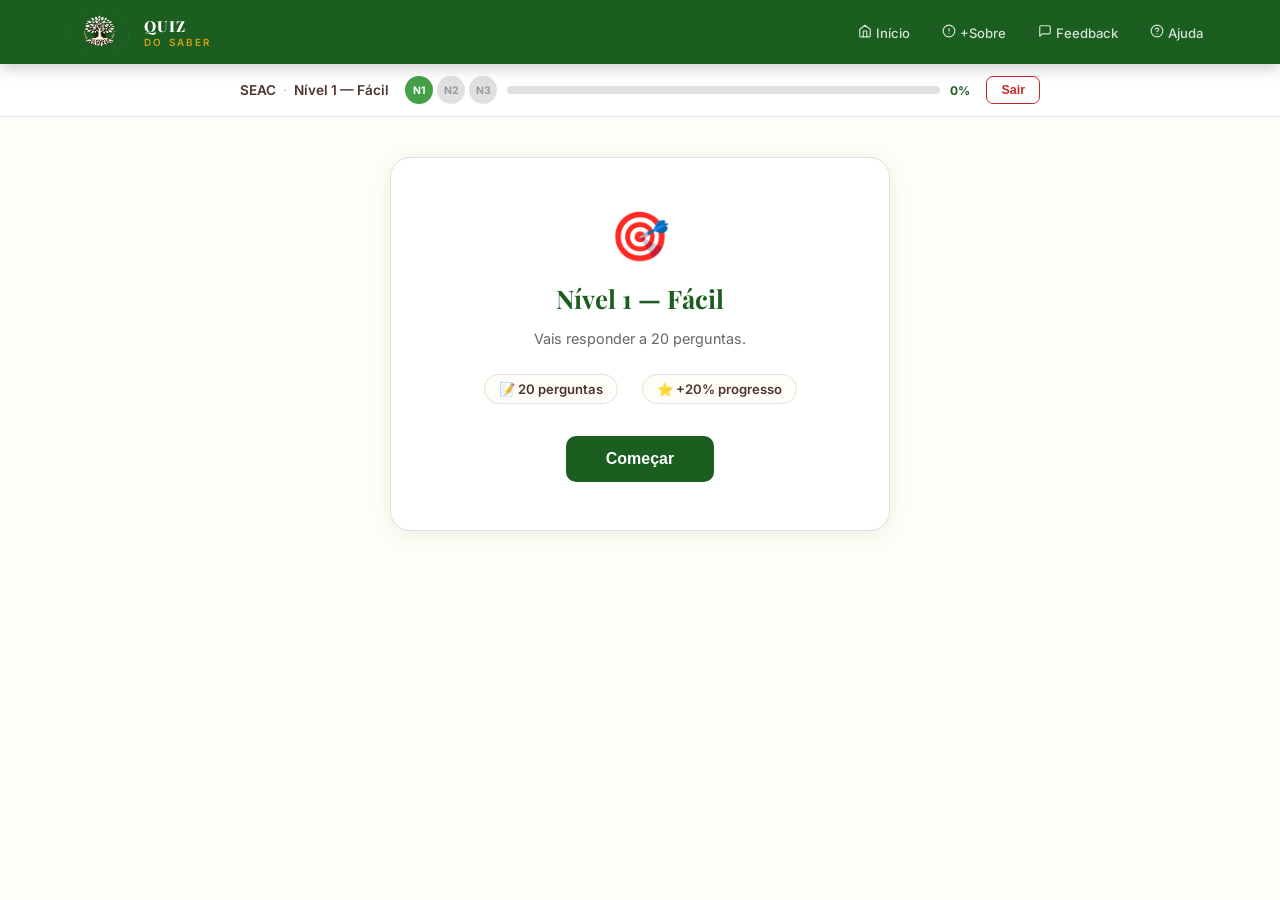
<file: html/quiz.html>
<!DOCTYPE html>
<html lang="pt-BR">
<head>
  <meta charset="UTF-8" />
  <meta name="viewport" content="width=device-width, initial-scale=1.0" />
  <title>Quiz — Quiz do Saber</title>
  <link href="https://fonts.googleapis.com/css2?family=Playfair+Display:wght@700;800&family=Inter:wght@400;500;600;700&display=swap" rel="stylesheet" />
  <link rel="stylesheet" href="../css/quiz.css" />
  <link rel="shortcut icon" href="../img/ICONE02.png" type="image/x-icon">
</head>
<body>

<!-- Barra De Navegacao -->
<nav>
  <a href="../index.html" class="nav-logo">
  <img src="../img/ICONE01.png" alt="logo" style="width:70px ;height:70px"  >
    <div class="nav-logo-text">
      <div class="quiz">QUIZ</div>
      <div class="saber">DO SABER</div>
    </div>
  </a>

  <button class="hamburger" id="hamburger" aria-label="Menu">
    <span></span><span></span><span></span>
  </button>

  <ul class="nav-links" id="navLinks">
    <li>
      <a href="../index.html" onclick="fecharMenu()">
        <svg width="14" height="14" viewBox="0 0 24 24" fill="none" stroke="currentColor" stroke-width="2" stroke-linecap="round" stroke-linejoin="round"><path d="M3 9l9-7 9 7v11a2 2 0 0 1-2 2H5a2 2 0 0 1-2-2z"/><polyline points="9 22 9 12 15 12 15 22"/></svg>
        Início
      </a>
    </li>
    <li>
      <a href="maisobre.html" onclick="fecharMenu()" target="_blank">
        <svg width="14" height="14" viewBox="0 0 24 24" fill="none" stroke="currentColor" stroke-width="2" stroke-linecap="round" stroke-linejoin="round"><circle cx="12" cy="12" r="10"/><line x1="12" y1="8" x2="12" y2="12"/><line x1="12" y1="16" x2="12.01" y2="16"/></svg>
        +Sobre
      </a>
    </li>
    <li>
      <a href="feedback.html" onclick="fecharMenu()">
        <svg width="14" height="14" viewBox="0 0 24 24" fill="none" stroke="currentColor" stroke-width="2" stroke-linecap="round" stroke-linejoin="round"><path d="M21 15a2 2 0 0 1-2 2H7l-4 4V5a2 2 0 0 1 2-2h14a2 2 0 0 1 2 2z"/></svg>
        Feedback
      </a>
    </li>
    <li>
      <a href="ajuda.html" onclick="fecharMenu()" target="_blank">
        <svg width="14" height="14" viewBox="0 0 24 24" fill="none" stroke="currentColor" stroke-width="2" stroke-linecap="round" stroke-linejoin="round"><circle cx="12" cy="12" r="10"/><path d="M9.09 9a3 3 0 0 1 5.83 1c0 2-3 3-3 3"/><line x1="12" y1="17" x2="12.01" y2="17"/></svg>
        Ajuda
      </a>
    </li>
  </ul>
</nav>

<!-- HEADER DO QUIZ -->
<div class="quiz-header">
  <div class="quiz-header-inner">
    <div class="quiz-info">
      <span id="quiz-disciplina">—</span>
      <span class="separador">·</span>
      <span id="quiz-nivel-label">Nível 1</span>
    </div>
    <div class="quiz-progresso-wrap">
      <div class="nivel-badges">
        <div class="nivel-badge" id="badge-1">N1</div>
        <div class="nivel-badge" id="badge-2">N2</div>
        <div class="nivel-badge" id="badge-3">N3</div>
      </div>
      <div class="progresso-bar">
        <div class="progresso-fill" id="progresso-fill"></div>
      </div>
      <span class="progresso-pct" id="progresso-pct">0%</span>
    </div>
    <button class="btn-sair" id="btn-sair">Sair</button>
  </div>
</div>

<!-- ÁREA DO QUIZ -->
<main class="quiz-main">

  <!-- ECRÃ DE INÍCIO DO NÍVEL -->
  <div class="ecra" id="ecra-inicio">
    <div class="inicio-card">
      <div class="inicio-icon" id="inicio-icon">🎯</div>
      <h2 id="inicio-titulo">Nível 1 — Fácil</h2>
      <p id="inicio-desc">Vais responder a 20 perguntas de Verdadeiro/Falso e Múltipla Escolha.</p>
      <div class="inicio-info">
        <span>📝 20 perguntas</span>
        <span>⭐ +20% progresso</span>
      </div>
      <button class="btn-comecar" id="btn-comecar">Começar</button>
    </div>
  </div>

  <!-- ECRÃ DA PERGUNTA -->
  <div class="ecra" id="ecra-pergunta" style="display:none">
    <div class="pergunta-card">
      <div class="pergunta-header">
        <span class="pergunta-tipo" id="perg-tipo-label">Verdadeiro ou Falso</span>
        <span class="pergunta-contador" id="perg-contador">1 / 20</span>
      </div>

      <div class="pergunta-barra-wrap">
        <div class="pergunta-barra">
          <div class="pergunta-barra-fill" id="perg-barra-fill"></div>
        </div>
      </div>

      <p class="pergunta-texto" id="perg-texto">—</p>

      <!-- CÓDIGO (para análise de código) -->
      <pre class="codigo-bloco" id="codigo-bloco" style="display:none"></pre>

      <!-- OPÇÕES VF -->
      <div class="opcoes-vf" id="opcoes-vf" style="display:none">
        <button class="opcao-vf verdadeiro" onclick="responderVF(true)">✓ Verdadeiro</button>
        <button class="opcao-vf falso" onclick="responderVF(false)">✗ Falso</button>
      </div>

      <!-- OPÇÕES MC -->
      <div class="opcoes-mc" id="opcoes-mc" style="display:none">
        <button class="opcao-mc" id="mc-0" onclick="responderMC(0)"></button>
        <button class="opcao-mc" id="mc-1" onclick="responderMC(1)"></button>
        <button class="opcao-mc" id="mc-2" onclick="responderMC(2)"></button>
        <button class="opcao-mc" id="mc-3" onclick="responderMC(3)"></button>
      </div>

      <!-- OPÇÕES DISSERTIVA -->
      <div class="opcoes-vf" id="opcoes-dissertiva" style="display:none">
        <button class="opcao-vf verdadeiro" onclick="responderVF(true)">✓ Correta</button>
        <button class="opcao-vf falso" onclick="responderVF(false)">✗ Não correta</button>
      </div>

      <!-- LIGAÇÃO DE COLUNAS -->
      <div class="opcoes-ligacao" id="opcoes-ligacao" style="display:none">
        <div class="ligacao-grid" id="ligacao-grid"></div>
        <button class="btn-confirmar-ligacao" id="btn-confirmar-ligacao" onclick="confirmarLigacao()">Confirmar</button>
      </div>

      <!-- FEEDBACK -->
      <div class="feedback" id="feedback" style="display:none">
        <div class="feedback-inner" id="feedback-inner"></div>
      </div>
    </div>
  </div>

  <!-- ECRÃ DE FIM DE NÍVEL -->
  <div class="ecra" id="ecra-fim-nivel" style="display:none">
    <div class="inicio-card">
      <div class="inicio-icon">🏆</div>
      <h2 id="fim-titulo">Nível 1 Completo!</h2>
      <p id="fim-desc">Parabéns! Completaste o Nível 1.</p>
      <div class="inicio-info">
        <span id="fim-acertos">✓ 0 acertos</span>
        <span id="fim-progresso">+20% progresso</span>
      </div>
      <button class="btn-comecar" id="btn-proximo-nivel">Próximo Nível</button>
    </div>
  </div>

  <!-- ECRÃ FINAL -->
  <div class="ecra" id="ecra-final" style="display:none">
    <div class="inicio-card">
      <div class="inicio-icon">🎓</div>
      <h2>Quiz Completo!</h2>
      <p id="final-desc">Parabéns! Completaste todos os níveis!</p>
      <div class="inicio-info">
        <span>🏆 100% Concluído</span>
      </div>
      <button class="btn-comecar" onclick="window.location.href='escolha.html'">Voltar às Disciplinas</button>
    </div>
  </div>

</main>

<!-- MODAL SAIR -->
<div class="modal-overlay" id="modal-sair" style="display:none">
  <div class="modal">
    <div class="modal-icon">⚠️</div>
    <h3>Tens a certeza?</h3>
    <p>Se saíres agora o progresso deste nível perde-se.</p>
    <div class="modal-btns">
      <button class="btn-modal-cancelar" onclick="fecharModal()">Continuar quiz</button>
      <button class="btn-modal-sair" onclick="confirmarSaida()">Sair</button>
    </div>
  </div>
</div>

<!-- SCRIPTS -->
<script src="../javascript/script.js"></script>
<script>
  // Carrega dinamicamente o ficheiro de perguntas da disciplina certa
  (function() {
    const disc = new URLSearchParams(window.location.search).get('disciplina') || 'seac';
    const s = document.createElement('script');
    s.src = '../javascript/' + disc + '.js';
    document.head.appendChild(s);
  })();
</script>
<script src="../javascript/quiz.js"></script>
</body>
</html>
</file>
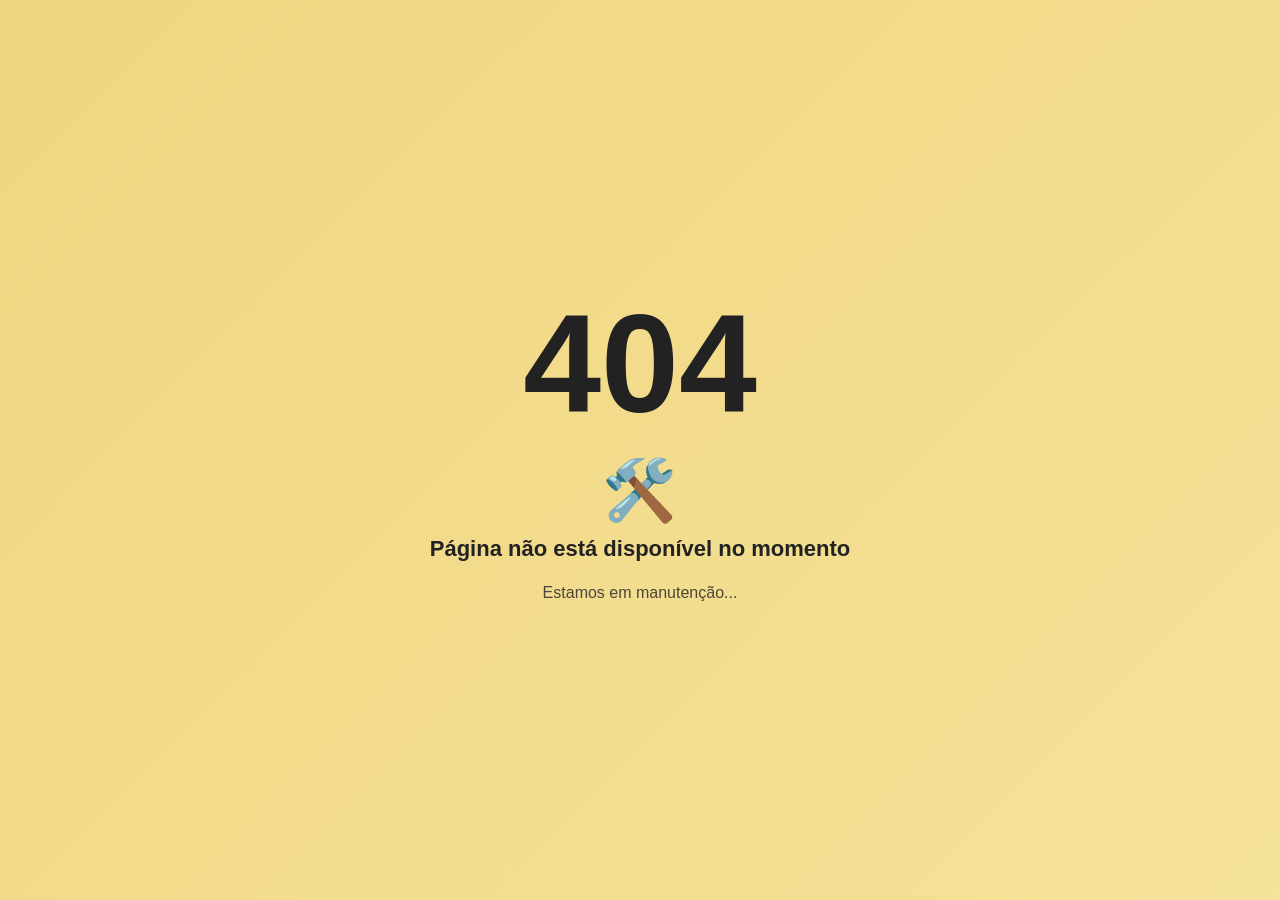
<file: html/termos.html>
<!DOCTYPE html>
<html lang="pt">
<head>
    <meta charset="UTF-8">
    <meta name="viewport" content="width=device-width, initial-scale=1.0">
    <title>404 - Manutenção</title>
<body>

  <link rel="shortcut icon" href="../img/ICONE02.png" type="image/x-icon">
</head>
<style>
    body {
  margin: 0;
  height: 100vh;
  display: flex;
  justify-content: center;
  align-items: center;
  font-family: Arial, sans-serif;

  background: linear-gradient(135deg, #f0d57f, #f3de89dc);
  color: #222;
}

.container {
  text-align: center;
}

.numero {
  font-size: 140px;
  margin: 0;
  font-weight: bold;
}

.emoji {
  font-size: 60px;
  margin: 10px 0;
  animation: girar 2s linear infinite;
}

.texto {
  font-size: 22px;
  margin-top: 10px;
  font-weight: 600;
}

.subtexto {
  font-size: 16px;
  opacity: 0.8;
  margin-top: 10px;
}

/* animação do emoji */
@keyframes girar {
  from { transform: rotate(0deg); }
  to { transform: rotate(360deg); }
}
</style>
<body>

  <div class="container">

    <h1 class="numero">404</h1>

    <div class="emoji">🛠️</div>

    <p class="texto">
      Página não está disponível no momento
    </p>

    <p class="subtexto" id="mensagem">
      Estamos em manutenção...
    </p>

  </div>

  <script>const mensagens = [
  "Estamos em manutenção...",
  "Aguarde um momento ⏳",
  "Melhorando o sistema 🔧",
  "Voltamos já já!"
];

let i = 0;

setInterval(() => {
  i = (i + 1) % mensagens.length;
  document.getElementById("mensagem").textContent = mensagens[i];
}, 2500);</script>

</body>
</html>
</file>
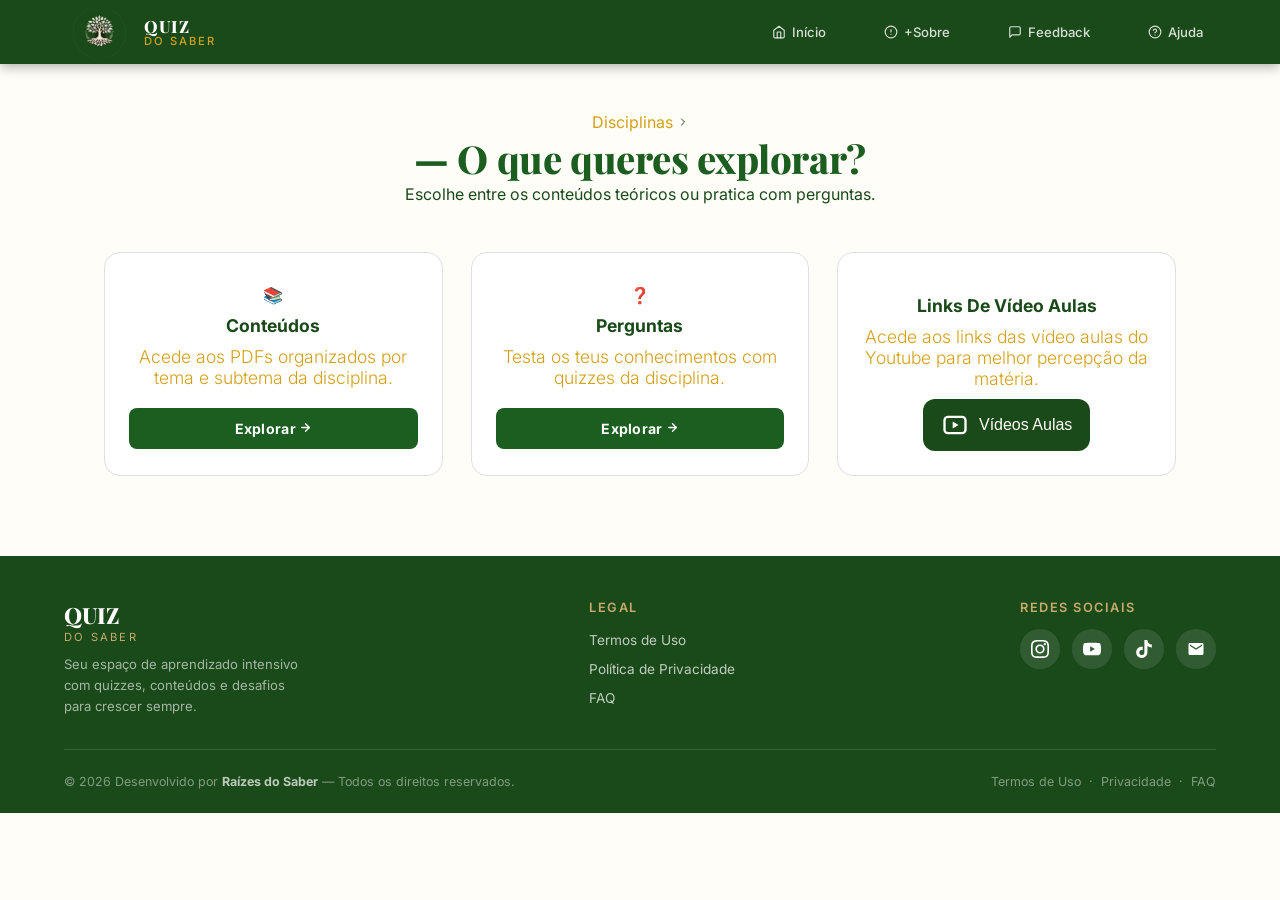
<file: html/tipo.html>
<!DOCTYPE html>
<html lang="pt-BR">
<head>
  <meta charset="UTF-8" />
  <meta name="viewport" content="width=device-width, initial-scale=1.0" />
  <title>Tipo — Quiz do Saber</title>
  <link href="https://fonts.googleapis.com/css2?family=Playfair+Display:wght@700;800&family=Inter:wght@400;500;600;700&display=swap" rel="stylesheet" />

  <link rel="shortcut icon" href="../img/ICONE02.png" type="image/x-icon">
  <link rel="stylesheet" href="../css/escolha.css">
</head>
<body>

<!-- Barra De Navegacao -->
<nav>
  <a href="index.html" class="nav-logo">
  <img src="../img/ICONE01.png" alt="logo" style="width:70px ;height:70px"  >
    <div class="nav-logo-text">
      <div class="quiz">QUIZ</div>
      <div class="saber">DO SABER</div>
    </div>
  </a>

  <button class="hamburger" id="hamburger" aria-label="Menu">
    <span></span><span></span><span></span>
  </button>

  <ul class="nav-links" id="navLinks">
    <li>
      <a href="../index.html" onclick="fecharMenu()">
        <svg width="14" height="14" viewBox="0 0 24 24" fill="none" stroke="currentColor" stroke-width="2" stroke-linecap="round" stroke-linejoin="round"><path d="M3 9l9-7 9 7v11a2 2 0 0 1-2 2H5a2 2 0 0 1-2-2z"/><polyline points="9 22 9 12 15 12 15 22"/></svg>
        Início
      </a>
    </li>
    <li>
      <a href="maisobre.html" onclick="fecharMenu()" target="_blank">
        <svg width="14" height="14" viewBox="0 0 24 24" fill="none" stroke="currentColor" stroke-width="2" stroke-linecap="round" stroke-linejoin="round"><circle cx="12" cy="12" r="10"/><line x1="12" y1="8" x2="12" y2="12"/><line x1="12" y1="16" x2="12.01" y2="16"/></svg>
        +Sobre
      </a>
    </li>
    <li>
      <a href="feedback.html" onclick="fecharMenu()">
        <svg width="14" height="14" viewBox="0 0 24 24" fill="none" stroke="currentColor" stroke-width="2" stroke-linecap="round" stroke-linejoin="round"><path d="M21 15a2 2 0 0 1-2 2H7l-4 4V5a2 2 0 0 1 2-2h14a2 2 0 0 1 2 2z"/></svg>
        Feedback
      </a>
    </li>
    <li>
      <a href="ajuda.html" onclick="fecharMenu()" target="_blank">
        <svg width="14" height="14" viewBox="0 0 24 24" fill="none" stroke="currentColor" stroke-width="2" stroke-linecap="round" stroke-linejoin="round"><circle cx="12" cy="12" r="10"/><path d="M9.09 9a3 3 0 0 1 5.83 1c0 2-3 3-3 3"/><line x1="12" y1="17" x2="12.01" y2="17"/></svg>
        Ajuda
      </a>
    </li>
  </ul>
</nav>


<!-- ══ MAIN ══ -->
<main>
  <div class="page-header">
    <div class="breadcrumb">
      <a href="../html/escolha.html">Disciplinas</a>
      <svg width="12" height="12" viewBox="0 0 24 24" fill="none" stroke="currentColor" stroke-width="2" stroke-linecap="round" stroke-linejoin="round"><polyline points="9 18 15 12 9 6"/></svg>
      <span id="breadcrumb-disciplina">—</span>
    </div>
    <h1 id="titulo-pagina">O que queres explorar?</h1>
    <p>Escolhe entre os conteúdos teóricos ou pratica com perguntas.</p>
    <div class="divider"></div>
  </div>

  <div class="grid">

    <!-- Conteúdos -->
    <div class="card" onclick="irPara('conteudo')">
      <div class="card-icon">📚</div>
      <div class="card-name">Conteúdos</div>
      <div class="card-desc">Acede aos PDFs organizados por tema e subtema da disciplina.</div>
      <a class="btn-explorar" href="#" onclick="event.preventDefault(); event.stopPropagation(); irPara('conteudo')">
        Explorar
        <svg width="13" height="13" viewBox="0 0 24 24" fill="none" stroke="currentColor" stroke-width="2.5" stroke-linecap="round" stroke-linejoin="round"><line x1="5" y1="12" x2="19" y2="12"/><polyline points="12 5 19 12 12 19"/></svg>
      </a>
    </div>

    <!-- Perguntas -->
    <div class="card" onclick="irPara('perguntas')">
      <div class="card-icon">❓</div>
      <div class="card-name">Perguntas</div>
      <div class="card-desc">Testa os teus conhecimentos com quizzes da disciplina.</div>
      <a class="btn-explorar" href="#" onclick="event.preventDefault(); event.stopPropagation(); irPara('perguntas')">
        Explorar
        <svg width="13" height="13" viewBox="0 0 24 24" fill="none" stroke="currentColor" stroke-width="2.5" stroke-linecap="round" stroke-linejoin="round"><line x1="5" y1="12" x2="19" y2="12"/><polyline points="12 5 19 12 12 19"/></svg>
      </a>
    </div>

     <!-- Vídeos Aulas -->
    <div class="card" onclick="irPara('conteudo')">
      <div class="card-icon">


      </div>
      <div class="card-name">Links De Vídeo Aulas</div>
      <div class="card-desc">Acede aos links das vídeo aulas do Youtube para melhor percepção da matéria.</div>
     
      <a href="video.html" class="video-link">
  <svg width="28" height="28" viewBox="0 0 24 24" fill="none"
  >

  <rect x="3" y="5" width="18" height="14" rx="3" stroke="white" stroke-width="2"/>
  <path d="M10 9L 15 12L10 15V9Z" fill="white"/>
  
  </svg>
  
  Vídeos Aulas
</a>
    </div>

  </div>
</main>

<!-- ── FOOTER ── -->
<footer>
  <div class="footer-top">

    <div class="footer-brand">
      <div class="quiz">QUIZ</div>
      <div class="saber">DO SABER</div>
      <p>Seu espaço de aprendizado intensivo com quizzes, conteúdos e desafios para crescer sempre.</p>
    </div>

    <div class="footer-links">
      <h4>Legal</h4>
      <ul>
        <li><a href="termos.html">Termos de Uso</a></li>
        <li><a href="politica.html">Política de Privacidade</a></li>
        <li><a href="faq.html">FAQ</a></li>
      </ul>
    </div>

    

    <div class="footer-social">
      <h4>Redes Sociais</h4>
      <div class="social-icons">
        <!-- Instagram -->
        <a href="manutencao.html" class="social-btn" title="Instagram">
          <svg width="18" height="18" viewBox="0 0 24 24" fill="currentColor">
            <path d="M12 2.163c3.204 0 3.584.012 4.85.07 3.252.148 4.771 1.691 4.919 4.919.058 1.265.069 1.645.069 4.849 0 3.205-.012 3.584-.069 4.849-.149 3.225-1.664 4.771-4.919 4.919-1.266.058-1.644.07-4.85.07-3.204 0-3.584-.012-4.849-.07-3.26-.149-4.771-1.699-4.919-4.92-.058-1.265-.07-1.644-.07-4.849 0-3.204.013-3.583.07-4.849.149-3.227 1.664-4.771 4.919-4.919 1.266-.057 1.645-.069 4.849-.069zm0-2.163c-3.259 0-3.667.014-4.947.072-4.358.2-6.78 2.618-6.98 6.98-.059 1.281-.073 1.689-.073 4.948 0 3.259.014 3.668.072 4.948.2 4.358 2.618 6.78 6.98 6.98 1.281.058 1.689.072 4.948.072 3.259 0 3.668-.014 4.948-.072 4.354-.2 6.782-2.618 6.979-6.98.059-1.28.073-1.689.073-4.948 0-3.259-.014-3.667-.072-4.947-.196-4.354-2.617-6.78-6.979-6.98-1.281-.059-1.69-.073-4.949-.073zm0 5.838c-3.403 0-6.162 2.759-6.162 6.162s2.759 6.163 6.162 6.163 6.162-2.759 6.162-6.163c0-3.403-2.759-6.162-6.162-6.162zm0 10.162c-2.209 0-4-1.79-4-4 0-2.209 1.791-4 4-4s4 1.791 4 4c0 2.21-1.791 4-4 4zm6.406-11.845c-.796 0-1.441.645-1.441 1.44s.645 1.44 1.441 1.44c.795 0 1.439-.645 1.439-1.44s-.644-1.44-1.439-1.44z"/>
          </svg>
        </a>
        <!-- YouTube -->
        <a href="manutencao.html" class="social-btn" title="YouTube">
          <svg width="18" height="18" viewBox="0 0 24 24" fill="currentColor">
            <path d="M23.498 6.186a3.016 3.016 0 0 0-2.122-2.136C19.505 3.545 12 3.545 12 3.545s-7.505 0-9.377.505A3.017 3.017 0 0 0 .502 6.186C0 8.07 0 12 0 12s0 3.93.502 5.814a3.016 3.016 0 0 0 2.122 2.136c1.871.505 9.376.505 9.376.505s7.505 0 9.377-.505a3.015 3.015 0 0 0 2.122-2.136C24 15.93 24 12 24 12s0-3.93-.502-5.814zM9.545 15.568V8.432L15.818 12l-6.273 3.568z"/>
          </svg>
        </a>
        <!-- TikTok -->
        <a href="manutencao.html" class="social-btn" title="TikTok">
          <svg width="18" height="18" viewBox="0 0 24 24" fill="currentColor">
            <path d="M12.525.02c1.31-.02 2.61-.01 3.91-.02.08 1.53.63 3.09 1.75 4.17 1.12 1.11 2.7 1.62 4.24 1.79v4.03c-1.44-.05-2.89-.35-4.2-.97-.57-.26-1.1-.59-1.62-.93-.01 2.92.01 5.84-.02 8.75-.08 1.4-.54 2.79-1.35 3.94-1.31 1.92-3.58 3.17-5.91 3.21-1.43.08-2.86-.31-4.08-1.03-2.02-1.19-3.44-3.37-3.65-5.71-.02-.5-.03-1-.01-1.49.18-1.9 1.12-3.72 2.58-4.96 1.66-1.44 3.98-2.13 6.15-1.72.02 1.48-.04 2.96-.04 4.44-.99-.32-2.15-.23-3.02.37-.63.41-1.11 1.04-1.36 1.75-.21.51-.15 1.07-.14 1.61.24 1.64 1.82 3.02 3.5 2.87 1.12-.01 2.19-.66 2.77-1.61.19-.33.4-.67.41-1.06.1-1.79.06-3.57.07-5.36.01-4.03-.01-8.05.02-12.07z"/>
          </svg>
        </a>
        <!-- Email -->
        <a href="manutencao.html" class="social-btn" title="E-mail">
          <svg width="18" height="18" viewBox="0 0 24 24" fill="currentColor">
            <path d="M20 4H4c-1.1 0-1.99.9-1.99 2L2 18c0 1.1.9 2 2 2h16c1.1 0 2-.9 2-2V6c0-1.1-.9-2-2-2zm0 4l-8 5-8-5V6l8 5 8-5v2z"/>
          </svg>
        </a>
      </div>
    </div>

  </div>

  <div class="footer-bottom">
    <span>© 2026 Desenvolvido por <strong style="color:rgba(255,255,255,.7)">Raízes do Saber</strong> — Todos os direitos reservados.</span>
    <span>
      <a href="termos.html">Termos de Uso</a> &nbsp;·&nbsp;
      <a href="politica.html">Privacidade</a> &nbsp;·&nbsp;
      <a href="faq.html">FAQ</a>
    </span>
  </div>
</footer>

<script src="../javascript/script.js"></script>





</body>
</html>
</file>
<file: css/style.css>
*{
    margin: 0%;
    padding: 0%;
}
 *, *::before, *::after { box-sizing: border-box; margin: 0; padding: 0; }

    :root {
      --green-deep:   #1a4a1a;
      --green-mid:    #2d6a2d;
      --green-bright: #3a8c3a;
      --green-light:  #5cb85c;
       --gold:       #C8A96B;
      --gold-dark:    #d4a017;
      --cream:         #FFFDF7;
        --border:       #e8e3d8;
      --white:        #ffffff;
      --text-dark:    #1a2e1a;
      --text-mid:     #3d5a3d;
    }

    html { 
      scroll-behavior: smooth; 
    }

    body {
      font-family: 'Inter', sans-serif;
      background-color: var(--cream);
      color: var(--green-deep);
      overflow-x: hidden;
    }

    /* ── NAVBAR ── */
    nav {
      position: sticky;
      top: 0;
      z-index: 100;
      background: var(--green-deep);
      display: flex;
      align-items: center;
      justify-content: space-between;
      padding: 0 5vw;
      height: 64px;
      box-shadow: 0 2px 12px rgba(0,0,0,.35);
    }

    .nav-logo {
      display: flex;
      align-items: center;
      gap: 10px;
      text-decoration: none;
    }

    .nav-logo img {
      height: 40px;
      width: 40px;
      object-fit: contain;
      border-radius: 50%;
    }

.nav-logo-placeholder{
  height: 40px;
  width: 40px;
  background: var(--gold);
  border-radius: 50%;
  display: flex;
  align-items: center;
  justify-content: center;
  font-size: 18px;
  font-weight: 800;
  color: var(--green-deep);
  flex-shrink: 0;
}
    .nav-logo-text {
      line-height: 1.1;
    }

    .nav-logo-text .quiz {
      font-family: 'Playfair Display', serif;
      font-size: 1.05rem;
      font-weight: 800;
      color: var(--white);
      letter-spacing: .04em;
    }

    .nav-logo-text .saber {
      font-size: .7rem;
      font-weight: 500;
      color: var(--gold-dark);
      letter-spacing: .18em;
      text-transform: uppercase;
    }



    .nav-links {
      display: flex;
      align-items: center;
      gap: 2rem;
      list-style: none;
    }



 .nav-links a {
      display: flex;
      align-items: center;
      gap: 6px;
      text-decoration: none;
      font-size: .82rem;
      font-weight: 500;
      color: rgba(255,255,255,.82);
      padding: 7px 13px;
      border-radius: 7px;
      transition: background .2s, color .2s;
    }


    .nav-links a:hover,
    .nav-links a.ativo {
      background: rgba(255,255,255,.1);
      color: var(--gold-dark);
    }
    .btn-entrar {
      background: var(--gold-dark);
      color: var(--green-deep) !important;
      font-weight: 700 !important;
      padding: 7px 20px;
      border-radius: 6px;
      transition: background .2s, transform .15s !important;
    }

    .btn-entrar:hover {
      background: var(--gold) !important;
      transform: translateY(-1px);
      
    }


   
    /* Menu Hamburger */
    .hamburger {
      display: none;
      flex-direction: column;
      gap: 5px;
      background: none;
      border: none;
      cursor: pointer;
      padding: 6px;
    }
    .hamburger span {
      display: block;
      width: 24px; height: 2.5px;
      background: #fff;
      border-radius: 3px;
      transition: all .3s;
    }
    .hamburger.aberto span:nth-child(1) { transform: translateY(7.5px) rotate(45deg); }
    .hamburger.aberto span:nth-child(2) { opacity: 0; }
    .hamburger.aberto span:nth-child(3) { transform: translateY(-7.5px) rotate(-45deg); }

    /* ── HERO ── */
    .hero {
      background: linear-gradient(135deg, var(--cream) 0%, var(--white) 60%, #f9f6ee 100%);
      min-height: 520px;
      display: flex;
      align-items: center;
      position: relative;
      overflow: hidden;
      padding: 60px 5vw 40px;
    }

    /* aneis decorativos */
    .hero::before {
      content: '';
      position: absolute;
      right: -80px;
      top: -80px;
      width: 480px;
      height: 480px;
      border-radius: 50%;
      background: var(--gold-dark);
      pointer-events: none;
    }
    .hero::after {
      content: '';
      position: absolute;
      right: 40px;
      bottom: -120px;
      width: 320px;
      height: 320px;
      border-radius: 50%;
      background: var(--gold-dark);
      pointer-events: none;
    }

    .hero-content {
      flex: 1;
      max-width: 520px;
      z-index: 1;
    }

    /* Slider for h2 */
    .hero-slider {
      position: relative;
      min-height: 148px;
      margin-bottom: 18px;
    }

    .hero-slide {
      position: absolute;
      top: 0; left: 0;
      opacity: 0;
      transform: translateY(14px);
      transition: opacity .7s ease, transform .7s ease;
      pointer-events: none;
    }

    .hero-slide.active {
      opacity: 1;
      transform: translateY(0);
      pointer-events: auto;
    }

    .hero-slide h2 {
      font-family: 'Playfair Display', serif;
      font-size: clamp(1.9rem, 3.5vw, 2.7rem);
      font-weight: 800;
      color: var(--text-dark);
      line-height: 1.2;
    }

    .hero-slide h2 em {
      font-style: normal;
      color: var(--gold-dark);
    }

    .hero-p {
      font-size: .97rem;
      color: var(--text-dark);
      line-height: 1.7;
      max-width: 420px;
      margin-bottom: 32px;
    }

    .hero-btns {
      display: flex;
      gap: 14px;
      flex-wrap: wrap;
    }

    .btn-primary {
      background: var(--gold-dark);
      color: var(--text-dark);
      font-weight: 700;
      font-size: .93rem;
      padding: 13px 28px;
      border-radius: 8px;
      border: none;
      cursor: pointer;
      text-decoration: none;
      transition: background .2s, transform .15s, box-shadow .2s;
      box-shadow: 0 4px 14px rgba(245,200,66,.35);
    }

    .btn-primary:hover {
      background: var(--gold);
      transform: translateY(-2px);
      box-shadow: 0 6px 20px rgba(245,200,66,.45);
    }

    .btn-outline {
      background: transparent;
      color: var(--text-dark);
      font-weight: 600;
      font-size: .93rem;
      padding: 12px 28px;
      border-radius: 8px;
      border: 2px solid #1a2e1a;
      cursor: pointer;
      text-decoration: none;
      transition: border-color .2s, background .2s, transform .15s;
    }

    .btn-outline:hover {
      border-color: var(--gold);
      color: var(--gold);
      transform: translateY(-2px);
    }

    /* slide dots */
    .slide-dots {
      display: flex;
      gap: 8px;
      margin-top: 28px;
    }

    .dot {
      width: 8px; height: 8px;
      border-radius: 50%;
      background: rgba(255,255,255,.35);
      cursor: pointer;
      transition: background .3s, transform .3s;
    }

    .dot.active {
      background: var(--gold);
      transform: scale(1.3);
    }
/*Imagens Hero*/
.hero-image{
  flex: 1;
  display: flex;
  justify-content: center;
  align-items: flex-end;
  z-index: 1;
  padding-top:20px;
}   
.hero-image img{
  max-height: 700px;
  max-width: 100%;
  object-fit: contain;
  filter: drop-shadow(0 12px 32px rgba(0,0,0,.35));
}
.hero
    

    /* ── Barra De caracteristicas ── */
    .features {
      background: var(--green-bright);
      padding: 28px 5vw;
    }

    .features-grid {
      display: grid;
      grid-template-columns: repeat(4, 1fr);
      gap: 10px;
    }

    .feature-card {
      display: flex;
      align-items: flex-start;
      gap: 14px;
      background: rgba(255,255,255,.12);
      border-radius: 10px;
      padding: 18px 16px;
      transition: background .2s, transform .2s;
    }

    .feature-card:hover {
      background: rgba(255,255,255,.2);
      transform: translateY(-3px);
    }

    .feature-icon {
      width: 44px;
      height: 44px;
      background: var(--green-deep);
      border-radius: 10px;
      display: flex;
      align-items: center;
      justify-content: center;
      flex-shrink: 0;
      font-size: 1.3rem;
    
    }

    .feature-text .title {
      font-weight: 700;
      font-size: .9rem;
      color: var(--text-mid);
      margin-bottom: 4px;
    }

    .feature-text .desc {
      font-size: .78rem;
      color: var(--text-mid);
      line-height: 1.4;
    }

    /* ── FOOTER ── */
    footer {
      background: var(--green-deep);
      color: rgba(255,255,255,.8);
      padding: 44px 5vw 24px;
    }

    .footer-top {
      display: flex;
      justify-content: space-between;
      align-items: flex-start;
      flex-wrap: wrap;
      gap: 32px;
      padding-bottom: 32px;
      border-bottom: 1px solid rgba(255,255,255,.12);
      margin-bottom: 24px;
    }

    .footer-brand .quiz {
      font-family: 'Playfair Display', serif;
      font-size: 1.4rem;
      font-weight: 800;
      color: var(--white);
    }

    .footer-brand .saber {
      font-size: .7rem;
      letter-spacing: .2em;
      color: var(--gold);
      text-transform: uppercase;
    }

    .footer-brand p {
      margin-top: 10px;
      font-size: .82rem;
      color: rgba(255,255,255,.6);
      max-width: 240px;
      line-height: 1.6;
    }

    .footer-links h4 {
      font-size: .8rem;
      letter-spacing: .12em;
      text-transform: uppercase;
      color: var(--gold);
      margin-bottom: 14px;
      font-weight: 600;
    }

    .footer-links ul {
      list-style: none;
      display: flex;
      flex-direction: column;
      gap: 9px;
    }

    .footer-links a {
      text-decoration: none;
      font-size: .85rem;
      color: rgba(255,255,255,.72);
      transition: color .2s;
    }

    .footer-links a:hover { color: var(--gold); }

    .footer-social h4 {
      font-size: .8rem;
      letter-spacing: .12em;
      text-transform: uppercase;
      color: var(--gold);
      margin-bottom: 14px;
      font-weight: 600;
    }

    .social-icons {
      display: flex;
      gap: 12px;
    }

    .social-btn {
      width: 40px;
      height: 40px;
      border-radius: 50%;
      background: rgba(255,255,255,.1);
      display: flex;
      align-items: center;
      justify-content: center;
      transition: background .2s, transform .2s;
      text-decoration: none;
      color: var(--white);
      font-size: 1.1rem;
    }

    .social-btn:hover {
      background: var(--gold);
      color: var(--green-deep);
      transform: translateY(-3px);
    }

    .footer-bottom {
      display: flex;
      justify-content: space-between;
      align-items: center;
      flex-wrap: wrap;
      gap: 12px;
      font-size: .78rem;
      color: rgba(255,255,255,.45);
    }

    .footer-bottom a {
      color: rgba(255,255,255,.45);
      text-decoration: none;
    }

    .footer-bottom a:hover { color: var(--gold); }

    /* ── RESPONSIVE ── */
    @media (max-width: 900px) {
      .hero { flex-direction: column; text-align: center; }
      .hero-p { max-width: 100%; }
      .hero-btns { justify-content: center; }
      .slide-dots { justify-content: center; }
      .hero-image { order: -1; }
      .hero-image-placeholder { width: 260px; height: 260px; }
      .features-grid { grid-template-columns: repeat(2, 1fr); }
    }

    @media (max-width: 600px) {
      .features-grid { grid-template-columns: 1fr; }
      .footer-top { flex-direction: column; }
    }

    /* ── HAMBURGER ── */
    .hamburger {
      display: none;
      flex-direction: column;
      justify-content: center;
      gap: 5px;
      background: none;
      border: none;
      cursor: pointer;
      padding: 6px;
      z-index: 200;
    }

    .hamburger span {
      display: block;
      width: 26px;
      height: 3px;
      background: #fff;
      border-radius: 3px;
      transition: all .3s ease;
    }

    .hamburger.aberto span:nth-child(1) {
      transform: translateY(8px) rotate(45deg);
    }
    .hamburger.aberto span:nth-child(2) {
      opacity: 0;
    }
    .hamburger.aberto span:nth-child(3) {
      transform: translateY(-8px) rotate(-45deg);
    }

    @media (max-width: 768px) {
      .hamburger {
        display: flex;
      }

      .nav-links {
        display: none;
        flex-direction: column;
        position: absolute;
        top: 64px;
        left: 0;
        right: 0;
        background: var(--green-deep);
        padding: 12px 0 20px;
        list-style: none;
        box-shadow: 0 8px 24px rgba(0,0,0,.4);
        z-index: 150;
        gap: 0;
      }

      .nav-links.aberto {
        display: flex;
      }

      .nav-links a {
        display: block;
        padding: 13px 28px;
        font-size: 1rem;
        border-bottom: 1px solid rgba(255,255,255,.07);
        border-radius: 0 !important;
        background: none !important;
      }

      .nav-links a:hover {
        background: rgba(255,255,255,.08) !important;
        border-radius: 0 !important;
        padding: 13px 28px !important;
      }

      .nav-links .btn-entrar {
        margin: 12px 28px 0;
        border-radius: 8px !important;
        text-align: center;
        background: var(--gold) !important;
        color: var(--green-deep) !important;
        border-bottom: none !important;
        display: block;
      }
    }

    /*Progress*/
    .progress-bar{
      width: 80%;
      height: 20px;
      background: #ddd;
      margin: auto;
      border-radius: 20px;
      overflow: hidden;
    }

    .progress-fill{
      height: 100%;
      width: 0%;
      background: #43A047;
    }

    /*CARD*/
    .question-card{
      width: 70%;
      margin: 30px auto;
      background: white;
      padding: 30px;
      border-radius:15px ;
      box-shadow: 0 4px 15px rgba(0,0,0,0.1);
    }

    /*OPTIONS*/
    #answer div{
      margin: 10px 0;
      font-size: 18px;
    }

  
    .feedback-container{
    max-width:700px;
    margin:50px auto;
    background:#fff;
    padding:35px;
    border-radius:18px;
    box-shadow:0 10px 25px rgba(0,0,0,.08);
    border:1px solid var(--border);
}

.feedback-container h1{
    text-align:center;
    color:var(--green-deep);
    margin-bottom:10px;
}

.feedback-container p{
    text-align:center;
    color:var(--text-mid);
    margin-bottom:30px;
}

.form-group{
    margin-bottom:20px;
}

label{
    display:block;
    margin-bottom:8px;
    font-weight:bold;
    color:var(--green-deep);
}

input,
textarea{

    width:100%;
    padding:14px;
    border:1px solid var(--border);
    border-radius:10px;
    font-size:16px;
    outline:none;
    transition:.3s;

}

input:focus,
textarea:focus{

    border-color:var(--green-deep);

}

textarea{

    resize:none;
    height:180px;

}

.btn-feedback{

    width:100%;
    padding:15px;
    border:none;
    border-radius:10px;
    background:var(--green-deep);
    color:white;
    font-size:17px;
    font-weight:bold;
    cursor:pointer;
    transition:.3s;

}

.btn-feedback:hover{

    background:var(--gold-dark);

}
</file>
<file: css/escolha.css>
*{
    margin: 0%;
    padding: 0%;
}
 *, *::before, *::after { box-sizing: border-box; margin: 0; padding: 0; }

    :root {
      --green-deep:   #1a4a1a;
      --green-mid:    #2d6a2d;
      --green-bright: #3a8c3a;
      --green-light:  #5cb85c;
       --gold:       #C8A96B;
      --gold-dark:    #d4a017;
      --cream:         #FFFDF7;
      --white:        #ffffff;
       --border:       #e8e3d8;
      --text-dark:    #1a2e1a;
      --text-mid:     #3d5a3d;
       --shadow:        rgba(27,94,32,.10);
    }

    html { 
      scroll-behavior: smooth; 
    }

    body {
      font-family: 'Inter', sans-serif;
      background-color: var(--cream);
      color: var(--green-deep);
      overflow-x: hidden;
    }

    /* ── NAVBAR ── */
    nav {
      position: sticky;
      top: 0;
      z-index: 100;
      background: var(--green-deep);
      display: flex;
      align-items: center;
      justify-content: space-between;
      padding: 0 5vw;
      height: 64px;
      box-shadow: 0 2px 12px rgba(0,0,0,.35);
    }

    .nav-logo {
      display: flex;
      align-items: center;
      gap: 10px;
      text-decoration: none;
    }

    .nav-logo img {
      height: 40px;
      width: 40px;
      object-fit: contain;
      border-radius: 50%;
    }

.nav-logo-placeholder{
  height: 40px;
  width: 40px;
  background: var(--gold);
  border-radius: 50%;
  display: flex;
  align-items: center;
  justify-content: center;
  font-size: 18px;
  font-weight: 800;
  color: var(--green-deep);
  flex-shrink: 0;
}
    .nav-logo-text {
      line-height: 1.1;
    }

    .nav-logo-text .quiz {
      font-family: 'Playfair Display', serif;
      font-size: 1.05rem;
      font-weight: 800;
      color: var(--white);
      letter-spacing: .04em;
    }

    .nav-logo-text .saber {
      font-size: .7rem;
      font-weight: 500;
      color: var(--gold-dark);
      letter-spacing: .18em;
      text-transform: uppercase;
    }



    .nav-links {
      display: flex;
      align-items: center;
      gap: 2rem;
      list-style: none;
    }



 .nav-links a {
      display: flex;
      align-items: center;
      gap: 6px;
      text-decoration: none;
      font-size: .82rem;
      font-weight: 500;
      color: rgba(255,255,255,.82);
      padding: 7px 13px;
      border-radius: 7px;
      transition: background .2s, color .2s;
    }


    .nav-links a:hover,
    .nav-links a.ativo {
      background: rgba(255,255,255,.1);
      color: var(--gold-dark);
    }
   
   


    /* Conte]udo Principal */
    main {
      max-width: 1200px;
      margin: 0 auto;
      padding: 48px 5vw 80px;
    }

    /* PAGE HEADER */
    .page-header {
      text-align: center;
      margin-bottom: 48px;
    }

    .page-header h1 {
      font-family: 'Playfair Display', serif;
      font-size: clamp(1.8rem, 3vw, 2.6rem);
      font-weight: 800;
      color: #1B5E20;
      letter-spacing: -.01em;
    }

    .header-divider {
      display: flex;
      align-items: center;
      justify-content: center;
      gap: 12px;
      margin-top: 14px;
    }

    .header-divider::before,
    .header-divider::after {
      content: '';
      width: 60px;
      height: 2px;
      background: #C8A96B;
      border-radius: 2px;
    }

    .divider-icon {
      font-size: 1.2rem;
    }

    /* GRID */
    .grid {
      display: grid;
      grid-template-columns: repeat(3, 1fr);
      gap: 28px;
    }

    a { text-decoration: none;
    
      color: var(--gold-dark);
    }

    /* CARD */
    .card {
      background: #fff;
      border: 1px solid #e0e0e0;
      border-radius: 16px;
      padding: 32px 24px 24px;
      display: flex;
      flex-direction: column;
      align-items: center;
      text-align: center;
      gap: 10px;
      cursor: pointer;
      transition: transform .22s ease, box-shadow .22s ease, border-color .22s ease;
    }

    .card:hover {
      transform: translateY(-6px);
      box-shadow: 0 16px 40px rgba(27,94,32,.13);
      border-color: #1B5E20;
    }

    /* ÍCONE SVG */
    .card-icon-wrap {
      width: 80px;
      height: 80px;
      background: #e8f5e9;
      border-radius: 50%;
      display: flex;
      align-items: center;
      justify-content: center;
      margin-bottom: 6px;
      transition: background .22s;
    }

    .card-icon-wrap svg {
      width: 40px;
      height: 40px;
      stroke: #1B5E20;
    }

    .card:hover .card-icon-wrap {
      background: #c8e6c9;
    }

    /* NOME */
    .card-name {
      font-size: 1.1rem;
      font-weight: 700;
      color: var(--green-deep);
    }

    /* QUIZZES */
    .card-meta {
      font-size: .85rem;
      color: #888;
      font-weight: 400;
    }

    .card-desc{
       font-size: 1.1rem;
      font-weight: 300;
      color: var(--gold-dark);
    }
    .card-num{
       font-size: 1.1rem;
      font-weight: 700;
      color: var(--gold-dark);
    }

    /* TOOLTIP SIGLAS */
    .card[data-tooltip] { position: relative; }

    .card[data-tooltip]::after {
      content: attr(data-tooltip);
      position: absolute;
      top: -48px;
      left: 50%;
      transform: translateX(-50%);
      background: #1B5E20;
      color: #fff;
      font-size: .72rem;
      font-weight: 500;
      padding: 6px 12px;
      border-radius: 8px;
      white-space: nowrap;
      pointer-events: none;
      opacity: 0;
      transition: opacity .2s, top .2s;
      z-index: 50;
    }

    .card[data-tooltip]:hover::after {
      opacity: 1;
      top: -52px;
    }

    /* BARRA DE PROGRESSO */
    .progress-bar {
      width: 100%;
      height: 8px;
      background: #e0e0e0;
      border-radius: 99px;
      overflow: hidden;
      margin-top: 4px;
    }

    .progress-fill {
      height: 100%;
      border-radius: 99px;
      background: #1B5E20;
      width: 0%;
      transition: width .6s ease;
    }

    .progress-pct {
      font-size: .78rem;
      font-weight: 700;
      color: #1B5E20;
      align-self: flex-end;
      margin-top: -4px;
    }

    .progress-hint { display: none !important; }

    /* BOTÃO EXPLORAR */
    .btn-explorar {
      margin-top: 10px;
      width: 100%;
      background: #1B5E20;
      color: #fff;
      font-size: .88rem;
      font-weight: 700;
      padding: 12px 0;
      border-radius: 8px;
      border: none;
      cursor: pointer;
      transition: background .2s, transform .15s;
      letter-spacing: .02em;
    }

    .btn-explorar:hover {
      background: #43A047;
      transform: translateY(-1px);
    }

    /* RESPONSIVO */
    @media (max-width: 900px) {
      .grid { grid-template-columns: repeat(2, 1fr); }
    }

    @media (max-width: 540px) {
      .grid { grid-template-columns: 1fr; }
    }

        /* ── FOOTER ── */
    footer {
      background: var(--green-deep);
      color: rgba(255,255,255,.8);
      padding: 44px 5vw 24px;
    }

    .footer-top {
      display: flex;
      justify-content: space-between;
      align-items: flex-start;
      flex-wrap: wrap;
      gap: 32px;
      padding-bottom: 32px;
      border-bottom: 1px solid rgba(255,255,255,.12);
      margin-bottom: 24px;
    }

    .footer-brand .quiz {
      font-family: 'Playfair Display', serif;
      font-size: 1.4rem;
      font-weight: 800;
      color: var(--white);
    }

    .footer-brand .saber {
      font-size: .7rem;
      letter-spacing: .2em;
      color: var(--gold);
      text-transform: uppercase;
    }

    .footer-brand p {
      margin-top: 10px;
      font-size: .82rem;
      color: rgba(255,255,255,.6);
      max-width: 240px;
      line-height: 1.6;
    }

    .footer-links h4 {
      font-size: .8rem;
      letter-spacing: .12em;
      text-transform: uppercase;
      color: var(--gold);
      margin-bottom: 14px;
      font-weight: 600;
    }

    .footer-links ul {
      list-style: none;
      display: flex;
      flex-direction: column;
      gap: 9px;
    }

    .footer-links a {
      text-decoration: none;
      font-size: .85rem;
      color: rgba(255,255,255,.72);
      transition: color .2s;
    }

    .footer-links a:hover { color: var(--gold); }

    .footer-social h4 {
      font-size: .8rem;
      letter-spacing: .12em;
      text-transform: uppercase;
      color: var(--gold);
      margin-bottom: 14px;
      font-weight: 600;
    }

    .social-icons {
      display: flex;
      gap: 12px;
    }

    .social-btn {
      width: 40px;
      height: 40px;
      border-radius: 50%;
      background: rgba(255,255,255,.1);
      display: flex;
      align-items: center;
      justify-content: center;
      transition: background .2s, transform .2s;
      text-decoration: none;
      color: var(--white);
      font-size: 1.1rem;
    }

    .social-btn:hover {
      background: var(--gold);
      color: var(--green-deep);
      transform: translateY(-3px);
    }

    .footer-bottom {
      display: flex;
      justify-content: space-between;
      align-items: center;
      flex-wrap: wrap;
      gap: 12px;
      font-size: .78rem;
      color: rgba(255,255,255,.45);
    }

    .footer-bottom a {
      color: rgba(255,255,255,.45);
      text-decoration: none;
    }

    .footer-bottom a:hover { color: var(--gold); }

    /* ── RESPONSIVE ── */
    @media (max-width: 900px) {
      .hero { flex-direction: column; text-align: center; }
      .hero-p { max-width: 100%; }
      .hero-btns { justify-content: center; }
      .slide-dots { justify-content: center; }
      .hero-image { order: -1; }
      .hero-image-placeholder { width: 260px; height: 260px; }
      .features-grid { grid-template-columns: repeat(2, 1fr); }
    }

    @media (max-width: 600px) {
      .features-grid { grid-template-columns: 1fr; }
      .footer-top { flex-direction: column; }
    }

    /* ── HAMBURGER ── */
    .hamburger {
      display: none;
      flex-direction: column;
      justify-content: center;
      gap: 5px;
      background: none;
      border: none;
      cursor: pointer;
      padding: 6px;
      z-index: 200;
    }

    .hamburger span {
      display: block;
      width: 26px;
      height: 3px;
      background: #fff;
      border-radius: 3px;
      transition: all .3s ease;
    }

    .hamburger.aberto span:nth-child(1) {
      transform: translateY(8px) rotate(45deg);
    }
    .hamburger.aberto span:nth-child(2) {
      opacity: 0;
    }
    .hamburger.aberto span:nth-child(3) {
      transform: translateY(-8px) rotate(-45deg);
    }

    @media (max-width: 768px) {
      .hamburger {
        display: flex;
      }

      .nav-links {
        display: none;
        flex-direction: column;
        position: absolute;
        top: 64px;
        left: 0;
        right: 0;
        background: var(--green-deep);
        padding: 12px 0 20px;
        list-style: none;
        box-shadow: 0 8px 24px rgba(0,0,0,.4);
        z-index: 150;
        gap: 0;
      }

      .nav-links.aberto {
        display: flex;
      }

      .nav-links a {
        display: block;
        padding: 13px 28px;
        font-size: 1rem;
        border-bottom: 1px solid rgba(255,255,255,.07);
        border-radius: 0 !important;
        background: none !important;
      }

      .nav-links a:hover {
        background: rgba(255,255,255,.08) !important;
        border-radius: 0 !important;
        padding: 13px 28px !important;
      }

      .nav-links .btn-entrar {
        margin: 12px 28px 0;
        border-radius: 8px !important;
        text-align: center;
        background: var(--gold) !important;
        color: var(--green-deep) !important;
        border-bottom: none !important;
        display: block;
      }
       .grid { grid-template-columns: 1fr; max-width: 100%; }
       .pdf-card { flex-wrap: wrap; }
      .btn-baixar { width: 100%; justify-content: center; }
    }

    
    /* LISTA DE PDFs */
    .pdf-list { 
      display: flex; 
      flex-direction: column; 
      gap: 16px;
     }

    .pdf-card {
      background: #fff;
      border: 1px solid var(--border);
      border-radius: 14px;
      padding: 20px 24px;
      display: flex;
      align-items: center;
      gap: 20px;
      transition: transform .2s, box-shadow .2s, border-color .2s;
      position: relative;
      overflow: hidden;
    }

    .pdf-card::before {
      content: '';
      position: absolute;
      left: 0; top: 0; bottom: 0;
      width: 4px;
      background: linear-gradient(180deg, var(--green-mid), var(--green-deep));
      opacity: 0;
      transition: opacity .2s;
    }

    .pdf-card:hover { transform: translateX(4px); box-shadow: 0 6px 24px var(--shadow); border-color: var(--green-deep); }
    .pdf-card:hover::before { opacity: 1; }

    .pdf-icon {
      width: 52px; height: 52px;
      background: linear-gradient(135deg, #e8f5e9, #c8e6c9);
      border-radius: 12px;
      display: flex; align-items: center; justify-content: center;
      font-size: 1.6rem;
      flex-shrink: 0;
    }

    .pdf-info { flex: 1; min-width: 0; }

    .pdf-name {
      font-size: .97rem;
      font-weight: 700;
      color: var(--gold-dark);
      white-space: nowrap;
      overflow: hidden;
      text-overflow: ellipsis;
    }

    .pdf-meta {
      margin-top: 4px;
      font-size: .75rem;
      color: var(--text-mid);
      display: flex;
      align-items: center;
      gap: 10px;
    }

    .pdf-tag {
      background: #f0faf0;
      color: var(--green-deep);
      border: 1px solid #c8e6c9;
      border-radius: 20px;
      padding: 2px 10px;
      font-size: .7rem;
      font-weight: 600;
    }

    .btn-baixar {
      display: inline-flex;
      align-items: center;
      gap: 7px;
      background: var(--green-deep);
      color: #fff;
      font-size: .82rem;
      font-weight: 700;
      padding: 10px 20px;
      border-radius: 9px;
      text-decoration: none;
      white-space: nowrap;
      flex-shrink: 0;
      transition: background .2s, transform .15s, box-shadow .2s;
      box-shadow: 0 2px 8px rgba(27,94,32,.2);
    }

    .btn-baixar:hover {
      background: var(--green-mid);
      transform: translateY(-1px);
      box-shadow: 0 4px 14px rgba(67,160,71,.35);
    }

    /* caixa vazia quando nao há PDFs */
    .empty {
      text-align: center;
      padding: 60px 20px;
      color: var(--text-dark);
      background: #fff;
      border: 2px dashed var(--border);
      border-radius: 16px;
    }
    .empty .empty-icon { font-size: 3rem; margin-bottom: 12px; }
    .empty p { font-size: .9rem; }

    
    .video-link{
      display: inline-flex;
      align-items: center;
      gap: 10px;
      background-color: var(--green-deep);
      color: var(--cream);
      text-decoration: none;
      padding: 12px 18px;
      border-radius: 12px;
      font-family: Arial,sans-serif;
      transition: 0.3s;
    }
    .video-link:hover{
      transform: scale(1.05);
      background-color: var(--gold-dark);
      color: var(--cream);
    }
</file>
<file: css/quiz.css>
*, *::before, *::after { box-sizing: border-box; margin: 0; padding: 0; }

:root {
  --verde-escuro: #1B5E20;
  --verde-medio:  #43A047;
  --dourado:      #C8A96B;
  --gold-dark:    #d4a017;
  --creme:        #FFFDF7;
  --marrom:       #4E342E;
  --border:       #e0e0e0;
  --vermelho:     #c62828;
  --vermelho-bg:  #ffebee;
  --verde-bg:     #e8f5e9;
}

body { font-family: 'Inter', sans-serif; background: var(--creme); color: var(--marrom); min-height: 100vh; }

/* NAVBAR */
nav { position: sticky; top: 0; z-index: 100; background: var(--verde-escuro); height: 64px; display: flex; align-items: center; justify-content: space-between; padding: 0 5vw; box-shadow: 0 2px 16px rgba(0,0,0,.25); }
.nav-logo { display: flex; align-items: center; gap: 10px; text-decoration: none; }
.nav-logo-icon { width: 40px; height: 40px; background: var(--dourado); border-radius: 50%; display: flex; align-items: center; justify-content: center; font-size: 1.2rem; }
.nav-logo-text .quiz { font-family: 'Playfair Display', serif; font-size: .95rem; font-weight: 800; color: #fff; letter-spacing: .06em; }
.nav-logo-text .saber { font-size: .62rem; font-weight: 600; letter-spacing: .22em; text-transform: uppercase; color: var(--gold-dark); }
.nav-links { display: flex; align-items: center; gap: 6px; list-style: none; }
.nav-links a { text-decoration: none; font-size: .82rem; font-weight: 500; color: rgba(255,255,255,.82); padding: 7px 13px; border-radius: 7px; transition: background .2s, color .2s; }
.nav-links a:hover { background: rgba(255,255,255,.1); color: var(--dourado); }
.hamburger { display: none; flex-direction: column; gap: 5px; background: none; border: none; cursor: pointer; padding: 6px; }
.hamburger span { display: block; width: 24px; height: 2.5px; background: #fff; border-radius: 3px; transition: all .3s; }
.hamburger.aberto span:nth-child(1) { transform: translateY(7.5px) rotate(45deg); }
.hamburger.aberto span:nth-child(2) { opacity: 0; }
.hamburger.aberto span:nth-child(3) { transform: translateY(-7.5px) rotate(-45deg); }

/* QUIZ HEADER */
.quiz-header { background: #fff; border-bottom: 1px solid var(--border); padding: 12px 5vw; }
.quiz-header-inner { max-width: 800px; margin: 0 auto; display: flex; align-items: center; gap: 16px; flex-wrap: wrap; }
.quiz-info { font-size: .85rem; font-weight: 600; color: var(--marrom); white-space: nowrap; }
.separador { color: #ccc; margin: 0 4px; }
.quiz-progresso-wrap { flex: 1; display: flex; align-items: center; gap: 10px; min-width: 200px; }
.nivel-badges { display: flex; gap: 4px; }
.nivel-badge { width: 28px; height: 28px; border-radius: 50%; background: #e0e0e0; color: #999; font-size: .65rem; font-weight: 700; display: flex; align-items: center; justify-content: center; transition: background .3s, color .3s; }
.nivel-badge.ativo { background: var(--verde-medio); color: #fff; }
.nivel-badge.completo { background: var(--verde-escuro); color: #fff; }
.progresso-bar { flex: 1; height: 8px; background: #e0e0e0; border-radius: 99px; overflow: hidden; }
.progresso-fill { height: 100%; background: linear-gradient(90deg, var(--verde-medio), var(--verde-escuro)); border-radius: 99px; width: 0%; transition: width .6s ease; }
.progresso-pct { font-size: .75rem; font-weight: 700; color: var(--verde-escuro); white-space: nowrap; }
.btn-sair { background: transparent; border: 1.5px solid var(--vermelho); color: var(--vermelho); font-size: .78rem; font-weight: 700; padding: 6px 14px; border-radius: 7px; cursor: pointer; transition: background .2s, color .2s; white-space: nowrap; }
.btn-sair:hover { background: var(--vermelho); color: #fff; }

/* MAIN */
.quiz-main { max-width: 800px; margin: 0 auto; padding: 40px 5vw 80px; }
.ecra { width: 100%; }

/* INÍCIO DO NÍVEL */
.inicio-card { background: #fff; border: 1px solid var(--border); border-radius: 20px; padding: 48px 40px; text-align: center; max-width: 500px; margin: 0 auto; box-shadow: 0 4px 24px rgba(27,94,32,.08); }
.inicio-icon { font-size: 3rem; margin-bottom: 16px; }
.inicio-card h2 { font-family: 'Playfair Display', serif; font-size: 1.6rem; color: var(--verde-escuro); margin-bottom: 12px; }
.inicio-card p { font-size: .9rem; color: #666; line-height: 1.6; margin-bottom: 24px; }
.inicio-info { display: flex; justify-content: center; gap: 24px; margin-bottom: 32px; }
.inicio-info span { font-size: .82rem; font-weight: 600; color: var(--marrom); background: var(--creme); border: 1px solid var(--border); padding: 6px 14px; border-radius: 20px; }
.btn-comecar { background: var(--verde-escuro); color: #fff; font-size: 1rem; font-weight: 700; padding: 14px 40px; border-radius: 10px; border: none; cursor: pointer; transition: background .2s, transform .15s; }
.btn-comecar:hover { background: var(--verde-medio); transform: translateY(-2px); }

/* PERGUNTA CARD */
.pergunta-card { background: #fff; border: 1px solid var(--border); border-radius: 20px; padding: 36px 36px 28px; box-shadow: 0 4px 24px rgba(27,94,32,.08); }
.pergunta-header { display: flex; justify-content: space-between; align-items: center; margin-bottom: 12px; }
.pergunta-tipo { font-size: .72rem; font-weight: 700; letter-spacing: .1em; text-transform: uppercase; color: var(--verde-medio); background: var(--verde-bg); padding: 4px 12px; border-radius: 20px; }
.pergunta-contador { font-size: .8rem; font-weight: 600; color: #999; }
.pergunta-barra-wrap { margin-bottom: 24px; }
.pergunta-barra { height: 4px; background: #e0e0e0; border-radius: 99px; overflow: hidden; }
.pergunta-barra-fill { height: 100%; background: var(--dourado); border-radius: 99px; transition: width .4s ease; }
.pergunta-texto { font-size: 1.05rem; font-weight: 600; color: var(--marrom); line-height: 1.6; margin-bottom: 28px; }

/* CÓDIGO */
.codigo-bloco { background: #1e1e1e; color: #d4d4d4; font-family: 'Courier New', monospace; font-size: .85rem; padding: 20px; border-radius: 10px; margin-bottom: 24px; white-space: pre-wrap; overflow-x: auto; }

/* OPÇÕES VF */
.opcoes-vf { display: flex; gap: 14px; }
.opcao-vf { flex: 1; padding: 16px; border-radius: 12px; border: 2px solid; font-size: .95rem; font-weight: 700; cursor: pointer; transition: all .2s; }
.opcao-vf.verdadeiro { border-color: var(--verde-medio); color: var(--verde-escuro); background: var(--verde-bg); }
.opcao-vf.verdadeiro:hover { background: var(--verde-medio); color: #fff; }
.opcao-vf.falso { border-color: var(--vermelho); color: var(--vermelho); background: var(--vermelho-bg); }
.opcao-vf.falso:hover { background: var(--vermelho); color: #fff; }

/* OPÇÕES MC */
.opcoes-mc { display: flex; flex-direction: column; gap: 10px; }
.opcao-mc { text-align: left; padding: 14px 18px; border-radius: 10px; border: 2px solid var(--border); background: #fff; font-size: .9rem; font-weight: 500; color: var(--marrom); cursor: pointer; transition: all .2s; }
.opcao-mc:hover { border-color: var(--verde-medio); background: var(--verde-bg); }
.opcao-mc.certa { border-color: var(--verde-medio) !important; background: var(--verde-bg) !important; color: var(--verde-escuro) !important; }
.opcao-mc.errada { border-color: var(--vermelho) !important; background: var(--vermelho-bg) !important; color: var(--vermelho) !important; }

/* LIGAÇÃO DE COLUNAS */
.opcoes-ligacao { display: flex; flex-direction: column; gap: 16px; }
.ligacao-grid { display: flex; flex-direction: column; gap: 10px; }
.ligacao-row { display: flex; align-items: center; gap: 12px; }
.ligacao-conceito { flex: 1; padding: 12px 16px; background: var(--creme); border: 1px solid var(--border); border-radius: 8px; font-size: .88rem; font-weight: 600; color: var(--marrom); }
.ligacao-seta { color: var(--dourado); font-size: 1.2rem; }
.ligacao-select { flex: 1; padding: 10px 14px; border: 2px solid var(--border); border-radius: 8px; font-size: .85rem; font-weight: 500; color: var(--marrom); background: #fff; cursor: pointer; appearance: none; -webkit-appearance: none; outline: none; transition: border-color .2s; }
.ligacao-select:focus { border-color: var(--verde-medio); }
.ligacao-row.certa .ligacao-select { border-color: var(--verde-medio); background: var(--verde-bg); }
.ligacao-row.errada .ligacao-select { border-color: var(--vermelho); background: var(--vermelho-bg); }
.btn-confirmar-ligacao { background: var(--verde-escuro); color: #fff; font-size: .9rem; font-weight: 700; padding: 12px; border-radius: 9px; border: none; cursor: pointer; transition: background .2s; }
.btn-confirmar-ligacao:hover { background: var(--verde-medio); }

/* FEEDBACK */
.feedback { margin-top: 20px; border-radius: 12px; overflow: hidden; animation: slideIn .3s ease; }
@keyframes slideIn { from { opacity: 0; transform: translateY(8px); } to { opacity: 1; transform: translateY(0); } }
.feedback-inner { padding: 16px 20px; font-size: .88rem; font-weight: 600; line-height: 1.5; }
.feedback.certa .feedback-inner { background: var(--verde-bg); color: var(--verde-escuro); border: 1px solid #a5d6a7; }
.feedback.errada .feedback-inner { background: var(--vermelho-bg); color: var(--vermelho); border: 1px solid #ef9a9a; }

/* MODAL */
.modal-overlay { position: fixed; inset: 0; background: rgba(0,0,0,.5); display: flex; align-items: center; justify-content: center; z-index: 200; }
.modal { background: #fff; border-radius: 16px; padding: 40px 36px; text-align: center; max-width: 380px; width: 90%; box-shadow: 0 20px 60px rgba(0,0,0,.2); }
.modal-icon { font-size: 2.5rem; margin-bottom: 12px; }
.modal h3 { font-family: 'Playfair Display', serif; font-size: 1.3rem; color: var(--marrom); margin-bottom: 10px; }
.modal p { font-size: .88rem; color: #666; margin-bottom: 28px; line-height: 1.5; }
.modal-btns { display: flex; gap: 12px; }
.btn-modal-cancelar { flex: 1; padding: 12px; border-radius: 9px; border: 2px solid var(--verde-medio); background: #fff; color: var(--verde-escuro); font-weight: 700; cursor: pointer; transition: background .2s; }
.btn-modal-cancelar:hover { background: var(--verde-bg); }
.btn-modal-sair { flex: 1; padding: 12px; border-radius: 9px; border: none; background: var(--vermelho); color: #fff; font-weight: 700; cursor: pointer; transition: background .2s; }
.btn-modal-sair:hover { background: #b71c1c; }

/* FOOTER */
footer { background: var(--verde-escuro); color: rgba(255,255,255,.55); text-align: center; padding: 22px 5vw; font-size: .78rem; }

/* RESPONSIVO */
@media (max-width: 768px) {
  .hamburger { display: flex; }
  .nav-links { display: none; flex-direction: column; position: absolute; top: 64px; left: 0; right: 0; background: var(--verde-escuro); padding: 12px 0 20px; box-shadow: 0 8px 24px rgba(0,0,0,.3); z-index: 150; }
  .nav-links.aberto { display: flex; }
  .nav-links a { border-radius: 0; padding: 13px 28px; border-bottom: 1px solid rgba(255,255,255,.06); }
  .pergunta-card { padding: 24px 20px 20px; }
  .opcoes-vf { flex-direction: column; }
  .inicio-card { padding: 36px 24px; }
  .quiz-header-inner { gap: 10px; }
  .ligacao-row { flex-direction: column; align-items: stretch; }
  .ligacao-seta { display: none; }
}
</file>
